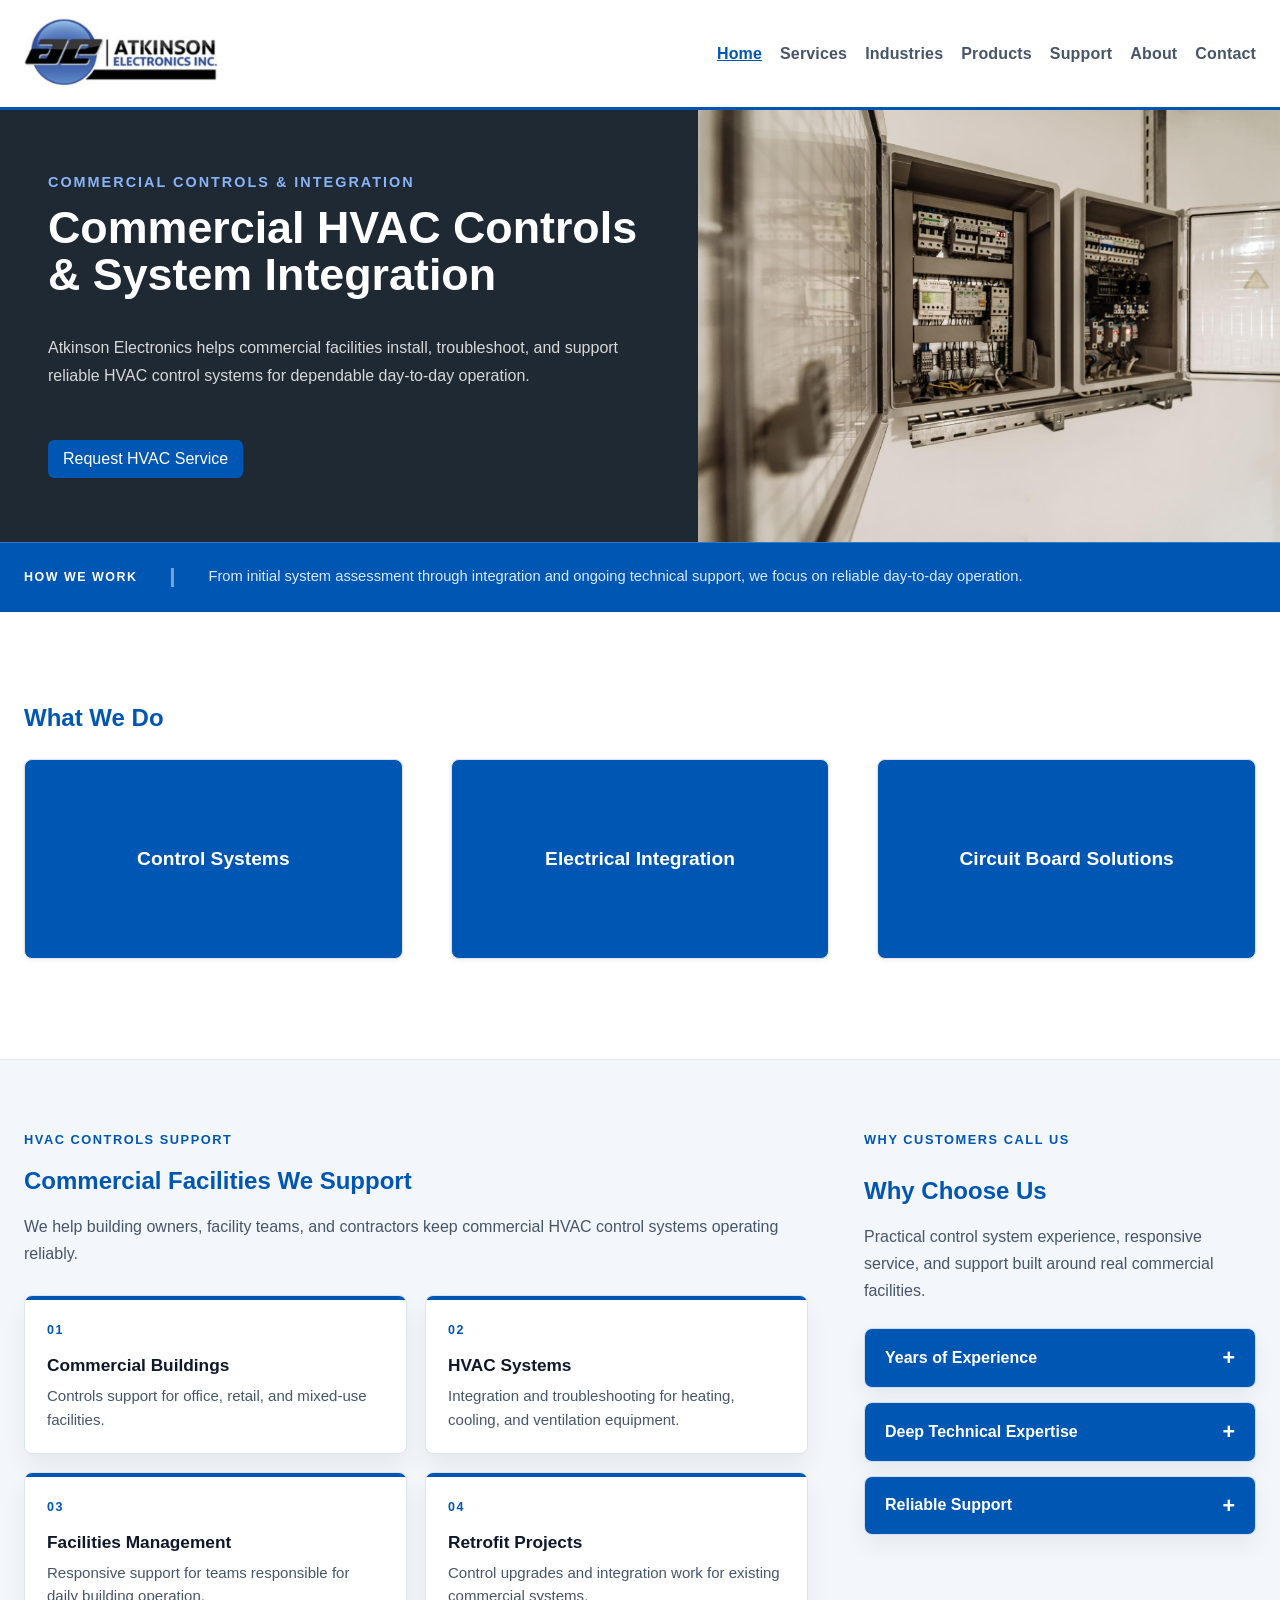
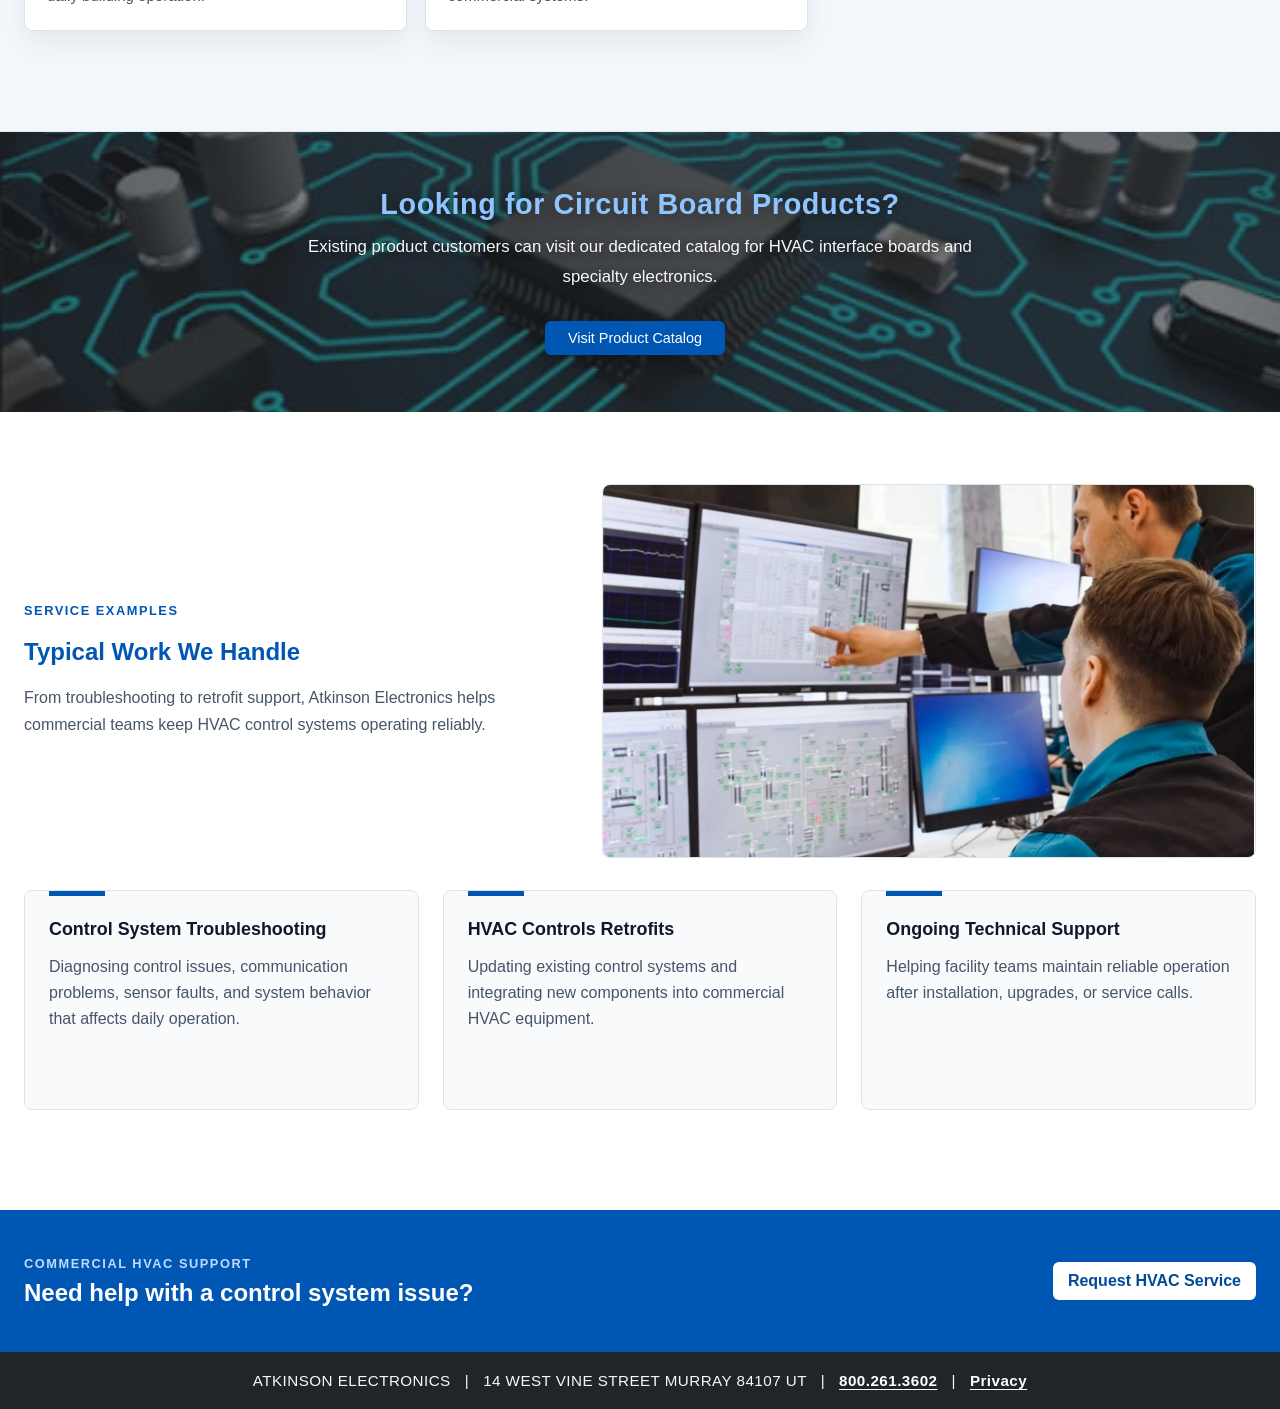
<file: index.html>
<!DOCTYPE html>
<html lang="en">
<head>
  <meta charset="UTF-8" />
  <meta name="viewport" content="width=device-width, initial-scale=1.0"/>
  <meta name="description" content="Commercial HVAC controls, system integration, troubleshooting, retrofits, and technical support from Atkinson Electronics in Murray, Utah.">
  <title>Commercial HVAC Controls | Atkinson Electronics</title>
  <link rel="icon" type="image/png" href="images/favicon.png">
  <link rel="stylesheet" href="styles.css">
</head>
<body class="home-page">
  <a class="skip-link" href="#main-content">Skip to main content</a>
  <div class="container">
    <header class="topbar">
      <div class="brand-row">
        <a href="index.html"><img src="images/logo.png" alt="Atkinson Electronics Logo" class="logo" width="510" height="182" decoding="async"></a>
      </div>
      <button class="nav-toggle" type="button" aria-expanded="false" aria-controls="site-nav">
        Menu
      </button>
      <nav class="nav" id="site-nav" aria-label="Primary navigation">
        <a href="index.html" class="nav-item" aria-current="page">Home</a>
        <a href="services.html" class="nav-item">Services</a>
        <a href="industries.html" class="nav-item">Industries</a>
        <a href="https://atkinsonelectronics.com/" class="nav-item">Products</a>
        <a href="support.html" class="nav-item">Support</a>
        <a href="about.html" class="nav-item">About</a>
        <a href="contact.html" class="nav-item">Contact</a>
      </nav>
    </header>

    <main id="main-content">
    <section class="section hero-section">
      <div class="hero-copy">
        <div class="eyebrow">Commercial Controls &amp; Integration</div>
        <h1>Commercial HVAC Controls &amp; System Integration</h1>
        <p>Atkinson Electronics helps commercial facilities install, troubleshoot, and support reliable HVAC control systems for dependable day-to-day operation.</p>
        <div class="hero-actions">
          <a href="contact.html" class="btn">Request HVAC Service</a>
        </div>
      </div>
      <div class="hero-image">
        <img src="images/controlBox.jpeg" alt="Commercial HVAC control panel" width="2048" height="1365" decoding="async" fetchpriority="high">
      </div>
    </section>

    <section class="industrial-strip" aria-label="How we work">
      <div class="industrial-strip-inner">
        <strong class="industrial-strip-label">How We Work</strong>
        <p>From initial system assessment through integration and ongoing technical support, we focus on reliable day-to-day operation.</p>
      </div>
    </section>

    <section class="section what-we-do-section page-band-white">
      <h2>What We Do</h2>
      <div class="grid grid-3">
        <div class="flip-card" tabindex="0">
          <div class="flip-card-inner">
            <div class="flip-card-face flip-card-front">
              <h3>Control Systems</h3>
            </div>
            <div class="flip-card-face flip-card-back">
              <p>Commercial HVAC control solutions, including system setup, troubleshooting, and ongoing support for reliable daily operation.</p>
            </div>
          </div>
        </div>
        <div class="flip-card" tabindex="0">
          <div class="flip-card-inner">
            <div class="flip-card-face flip-card-front">
              <h3>Electrical Integration</h3>
            </div>
            <div class="flip-card-face flip-card-back">
              <p>Integration of sensors, controllers, actuators, and related electrical components with new or existing commercial HVAC equipment.</p>
            </div>
          </div>
        </div>
        <div class="flip-card" tabindex="0">
          <div class="flip-card-inner">
            <div class="flip-card-face flip-card-front">
              <h3>Circuit Board Solutions</h3>
            </div>
            <div class="flip-card-face flip-card-back">
              <p>Design and manufacturing of specialty circuit boards, including HVAC interface products for replacement and control applications.</p>
            </div>
          </div>
        </div>
      </div>
    </section>

    <section class="grid grid-2 home-info-grid page-band-soft">
      <div class="section support-section">
        <p class="section-kicker">HVAC controls support</p>
        <h2>Commercial Facilities We Support</h2>
        <p class="section-intro">We help building owners, facility teams, and contractors keep commercial HVAC control systems operating reliably.</p>
        <div class="grid support-grid">
          <div class="support-card">
            <span class="support-label">01</span>
            <h3>Commercial Buildings</h3>
            <p>Controls support for office, retail, and mixed-use facilities.</p>
          </div>
          <div class="support-card">
            <span class="support-label">02</span>
            <h3>HVAC Systems</h3>
            <p>Integration and troubleshooting for heating, cooling, and ventilation equipment.</p>
          </div>
          <div class="support-card">
            <span class="support-label">03</span>
            <h3>Facilities Management</h3>
            <p>Responsive support for teams responsible for daily building operation.</p>
          </div>
          <div class="support-card">
            <span class="support-label">04</span>
            <h3>Retrofit Projects</h3>
            <p>Control upgrades and integration work for existing commercial systems.</p>
          </div>
        </div>
      </div>
      <div class="section why-choose-section">
        <p class="section-kicker">Why customers call us</p>
        <h2>Why Choose Us</h2>
        <p class="section-intro">Practical control system experience, responsive service, and support built around real commercial facilities.</p>
        <div class="accordion">
          <details class="accordion-item">
            <summary>Years of Experience</summary>
            <p>Hands-on experience across commercial controls, HVAC systems, electrical integration, and specialty electronics.</p>
          </details>
          <details class="accordion-item">
            <summary>Deep Technical Expertise</summary>
            <p>Practical knowledge for designing, troubleshooting, and integrating control systems built for reliable daily operation.</p>
          </details>
          <details class="accordion-item">
            <summary>Reliable Support</summary>
            <p>Responsive service and ongoing technical support to help keep your systems running smoothly after installation.</p>
          </details>
        </div>
      </div>
    </section>

    <section class="section section-bg-circuit-board">
      <h2>Looking for Circuit Board Products?</h2>
      <p>Existing product customers can visit our dedicated catalog for HVAC interface boards and specialty electronics.</p>
      <a href="https://atkinsonelectronics.com/" class="btn">Visit Product Catalog</a>
    </section>

    <section class="section work-section">
      <div class="work-intro">
        <div class="work-intro-copy">
          <p class="section-kicker">Service examples</p>
          <h2>Typical Work We Handle</h2>
          <p class="section-intro">From troubleshooting to retrofit support, Atkinson Electronics helps commercial teams keep HVAC control systems operating reliably.</p>
        </div>
        <figure class="work-image">
          <!-- Replace this temporary image with a real Atkinson Electronics project photo. -->
          <img src="images/EmployeeWorking.jpeg" alt="Employee working on a screen with a control system interface" width="1400" height="800" loading="lazy" decoding="async" />
        </figure>
      </div>
      <div class="grid grid-3 work-grid">
        <div class="work-card">
          <h3>Control System Troubleshooting</h3>
          <p>Diagnosing control issues, communication problems, sensor faults, and system behavior that affects daily operation.</p>
        </div>
        <div class="work-card">
          <h3>HVAC Controls Retrofits</h3>
          <p>Updating existing control systems and integrating new components into commercial HVAC equipment.</p>
        </div>
        <div class="work-card">
          <h3>Ongoing Technical Support</h3>
          <p>Helping facility teams maintain reliable operation after installation, upgrades, or service calls.</p>
        </div>
      </div>
    </section>

    <section class="service-cta">
      <div class="service-cta-inner band-inner">
        <div>
          <p class="section-kicker">Commercial HVAC support</p>
          <h2>Need help with a control system issue?</h2>
        </div>
        <a href="contact.html" class="btn btn-light">Request HVAC Service</a>
      </div>
    </section>
    </main>

    <footer class="site-footer">
      <p class="footer-text">ATKINSON ELECTRONICS &nbsp; | &nbsp; 14 WEST VINE STREET MURRAY 84107 UT &nbsp; | &nbsp; <a href="tel:+18002613602">800.261.3602</a> &nbsp; | &nbsp; <a href="privacy.html">Privacy</a></p>
    </footer>
  </div>
  <script src="script.js"></script>
</body>
</html>
</file>
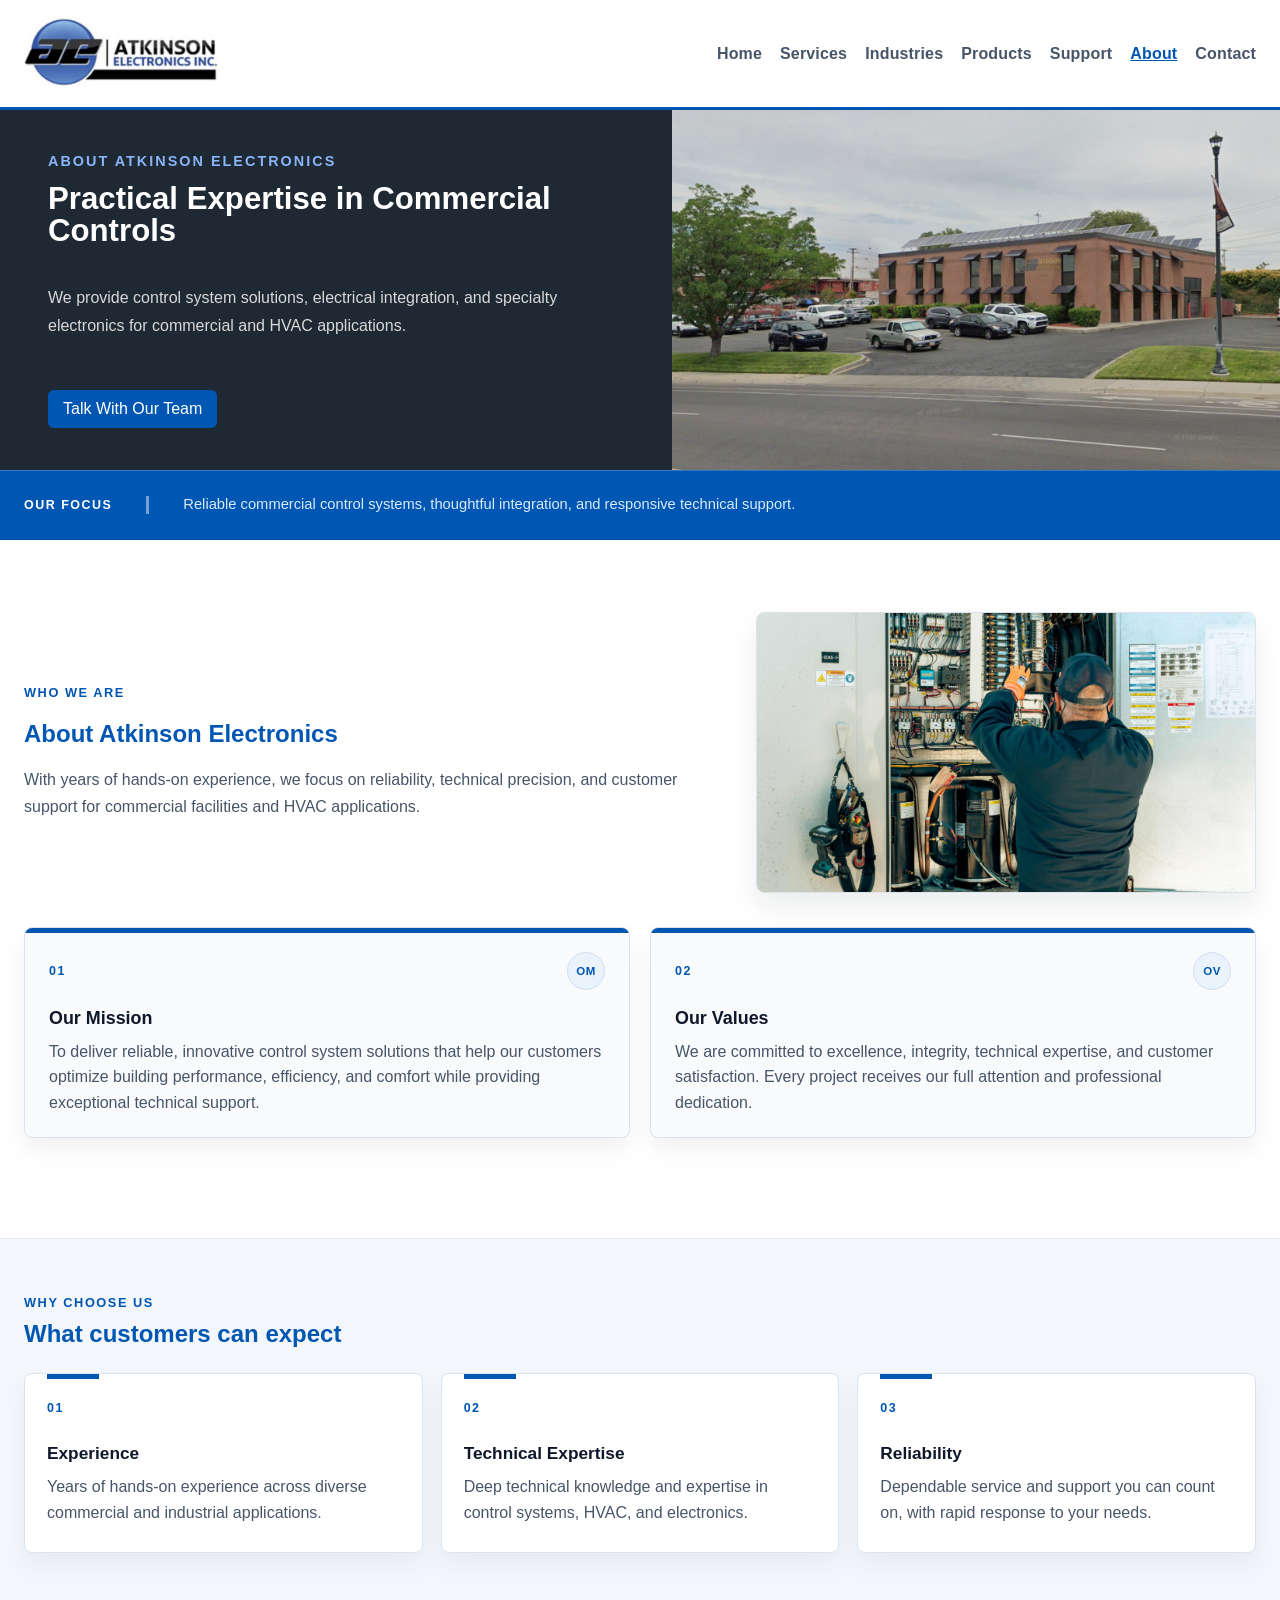
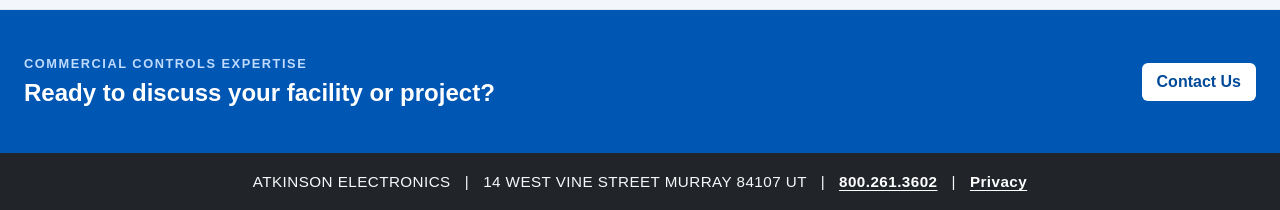
<file: about.html>
<!DOCTYPE html>
<html lang="en">
<head>
  <meta charset="UTF-8" />
  <meta name="viewport" content="width=device-width, initial-scale=1.0"/>
  <meta name="description" content="Learn about Atkinson Electronics and our practical experience in commercial HVAC controls, electrical integration, and specialty electronics.">
  <title>About Atkinson Electronics | Commercial Controls</title>
  <link rel="icon" type="image/png" href="images/favicon.png">
  <link rel="stylesheet" href="styles.css">
</head>
<body class="interior-page about-page">
  <a class="skip-link" href="#main-content">Skip to main content</a>
  <div class="container">
    <header class="topbar">
      <div class="brand-row">
        <a href="index.html"><img src="images/logo.png" alt="Atkinson Electronics Logo" class="logo" width="510" height="182" decoding="async"></a>
      </div>
      <button class="nav-toggle" type="button" aria-expanded="false" aria-controls="site-nav">
        Menu
      </button>
      <nav class="nav" id="site-nav" aria-label="Primary navigation">
        <a href="index.html" class="nav-item">Home</a>
        <a href="services.html" class="nav-item">Services</a>
        <a href="industries.html" class="nav-item">Industries</a>
        <a href="https://atkinsonelectronics.com/" class="nav-item">Products</a>
        <a href="support.html" class="nav-item">Support</a>
        <a href="about.html" class="nav-item" aria-current="page">About</a>
        <a href="contact.html" class="nav-item">Contact</a>
      </nav>
    </header>

    <main id="main-content">
    <section class="section hero-section interior-hero">
      <div class="hero-copy">
        <div class="eyebrow">About Atkinson Electronics</div>
        <h1>Practical Expertise in Commercial Controls</h1>
        <p>We provide control system solutions, electrical integration, and specialty electronics for commercial and HVAC applications.</p>
        <div class="hero-actions">
          <a href="contact.html" class="btn">Talk With Our Team</a>
        </div>
      </div>
      <div class="hero-image">
        <img src="images/atkinson-building.png" alt="Atkinson Electronics building in Murray, Utah" width="1930" height="890" decoding="async" fetchpriority="high">
      </div>
    </section>

    <section class="industrial-strip" aria-label="Company experience">
      <div class="industrial-strip-inner">
        <strong class="industrial-strip-label">Our Focus</strong>
        <p>Reliable commercial control systems, thoughtful integration, and responsive technical support.</p>
      </div>
    </section>

    <section class="section services-section page-band-white">
      <div class="services-overview">
        <div class="services-overview-copy">
          <p class="section-kicker">Who we are</p>
          <h2>About Atkinson Electronics</h2>
          <p class="section-intro">With years of hands-on experience, we focus on reliability, technical precision, and customer support for commercial facilities and HVAC applications.</p>
        </div>
        <figure class="services-overview-media">
          <img src="images/tech-panel.jpg" alt="Technician working with commercial control panel equipment" width="2560" height="1707" loading="lazy" decoding="async">
        </figure>
      </div>

      <div class="grid service-card-grid">
        <div class="service-card">
          <div class="service-card-header"><span class="service-label">01</span><span class="service-icon" aria-hidden="true">OM</span></div>
          <h3>Our Mission</h3>
          <p>To deliver reliable, innovative control system solutions that help our customers optimize building performance, efficiency, and comfort while providing exceptional technical support.</p>
        </div>
        <div class="service-card">
          <div class="service-card-header"><span class="service-label">02</span><span class="service-icon" aria-hidden="true">OV</span></div>
          <h3>Our Values</h3>
          <p>We are committed to excellence, integrity, technical expertise, and customer satisfaction. Every project receives our full attention and professional dedication.</p>
        </div>
      </div>
    </section>

    <section class="service-process page-band-soft" aria-labelledby="about-values-title">
      <div class="band-inner">
        <div class="service-process-header">
          <p class="section-kicker">Why choose us</p>
          <h2 id="about-values-title">What customers can expect</h2>
        </div>
        <div class="service-process-steps">
          <div class="process-step">
            <span class="process-step-number">01</span>
            <h3>Experience</h3>
          <p>Years of hands-on experience across diverse commercial and industrial applications.</p>
          </div>
          <div class="process-step">
            <span class="process-step-number">02</span>
            <h3>Technical Expertise</h3>
          <p>Deep technical knowledge and expertise in control systems, HVAC, and electronics.</p>
          </div>
          <div class="process-step">
            <span class="process-step-number">03</span>
            <h3>Reliability</h3>
          <p>Dependable service and support you can count on, with rapid response to your needs.</p>
          </div>
        </div>
      </div>
    </section>

    <section class="service-cta">
      <div class="service-cta-inner band-inner">
        <div><p class="section-kicker">Commercial controls expertise</p><h2>Ready to discuss your facility or project?</h2></div>
        <a href="contact.html" class="btn btn-light">Contact Us</a>
      </div>
    </section>
    </main>

    <footer class="site-footer">
      <p class="footer-text">ATKINSON ELECTRONICS &nbsp; | &nbsp; 14 WEST VINE STREET MURRAY 84107 UT &nbsp; | &nbsp; <a href="tel:+18002613602">800.261.3602</a> &nbsp; | &nbsp; <a href="privacy.html">Privacy</a></p>
    </footer>
  </div>
  <script src="script.js"></script>
</body>
</html>
</file>
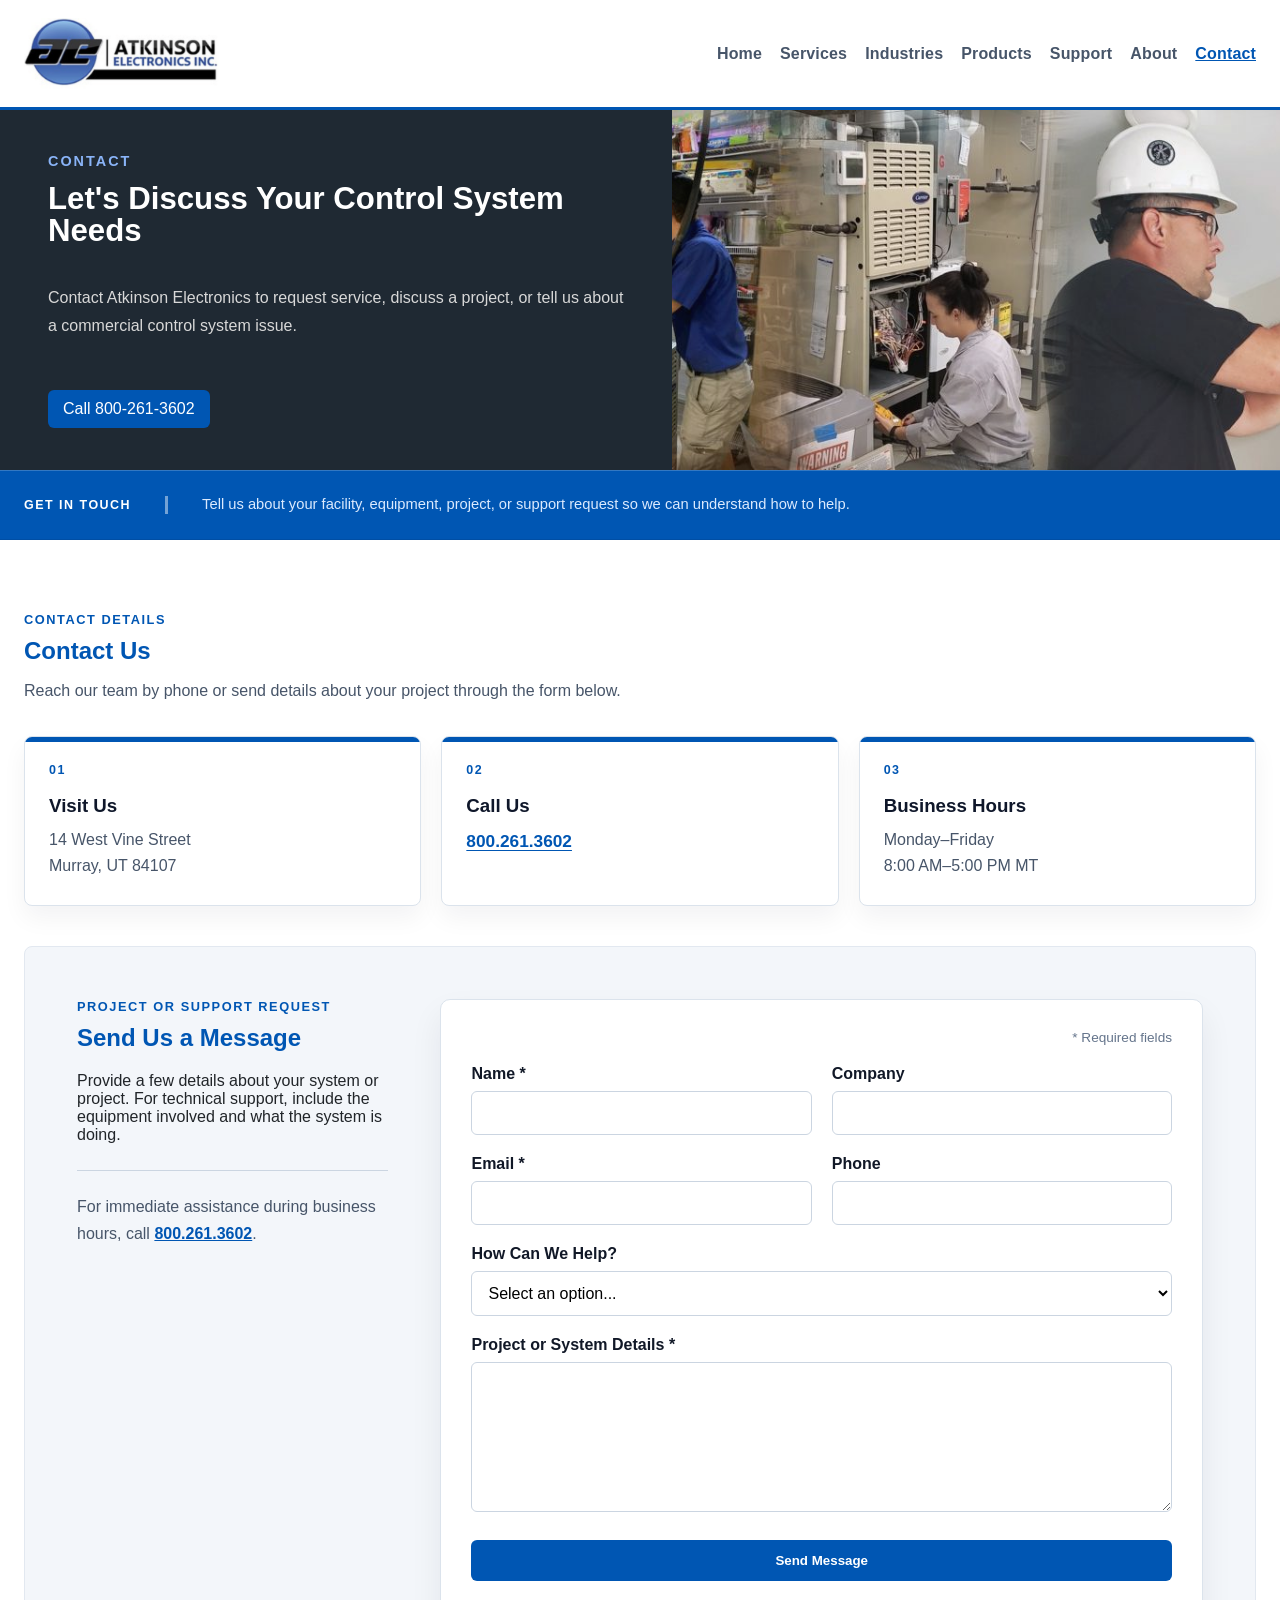
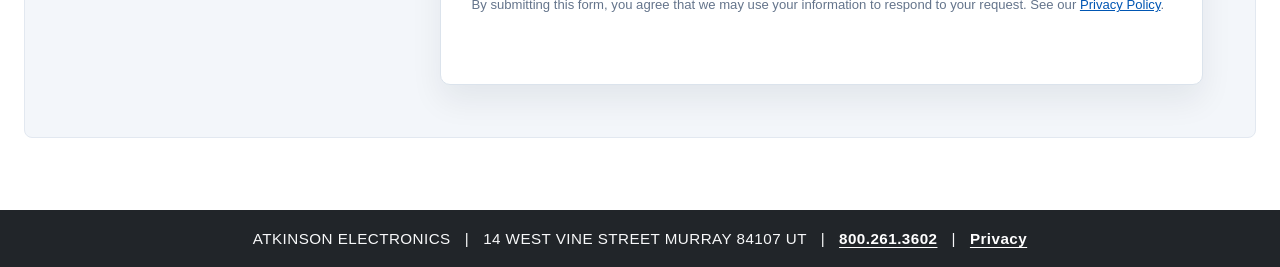
<file: contact.html>
<!DOCTYPE html>
<html lang="en">
<head>
  <meta charset="UTF-8" />
  <meta name="viewport" content="width=device-width, initial-scale=1.0"/>
  <meta name="description" content="Contact Atkinson Electronics in Murray, Utah, to discuss commercial HVAC controls, request technical support, or tell us about your project.">
  <title>Contact Atkinson Electronics | Request Service</title>
  <link rel="icon" type="image/png" href="images/favicon.png">
  <link rel="stylesheet" href="styles.css">
</head>
<body class="interior-page contact-page">
  <a class="skip-link" href="#main-content">Skip to main content</a>
  <div class="container">
    <header class="topbar">
      <div class="brand-row">
        <a href="index.html"><img src="images/logo.png" alt="Atkinson Electronics Logo" class="logo" width="510" height="182" decoding="async"></a>
      </div>
      <button class="nav-toggle" type="button" aria-expanded="false" aria-controls="site-nav">
        Menu
      </button>
      <nav class="nav" id="site-nav" aria-label="Primary navigation">
        <a href="index.html" class="nav-item">Home</a>
        <a href="services.html" class="nav-item">Services</a>
        <a href="industries.html" class="nav-item">Industries</a>
        <a href="https://atkinsonelectronics.com/" class="nav-item">Products</a>
        <a href="support.html" class="nav-item">Support</a>
        <a href="about.html" class="nav-item">About</a>
        <a href="contact.html" class="nav-item" aria-current="page">Contact</a>
      </nav>
    </header>

    <main id="main-content">
    <section class="section hero-section interior-hero">
      <div class="hero-copy">
        <div class="eyebrow">Contact</div>
        <h1>Let's Discuss Your Control System Needs</h1>
        <p>Contact Atkinson Electronics to request service, discuss a project, or tell us about a commercial control system issue.</p>
        <div class="hero-actions">
          <a href="tel:+18002613602" class="btn">Call 800-261-3602</a>
        </div>
      </div>
      <div class="hero-image">
        <img src="images/contact-hero.png" alt="Atkinson Electronics employee working with a control system" width="1024" height="384" decoding="async" fetchpriority="high">
      </div>
    </section>

    <section class="industrial-strip" aria-label="Contact Atkinson Electronics">
      <div class="industrial-strip-inner">
        <strong class="industrial-strip-label">Get in Touch</strong>
        <p>Tell us about your facility, equipment, project, or support request so we can understand how to help.</p>
      </div>
    </section>

    <section class="contact-section page-band-white">
      <div class="band-inner">
        <div class="contact-heading">
          <p class="section-kicker">Contact details</p>
          <h2>Contact Us</h2>
          <p>Reach our team by phone or send details about your project through the form below.</p>
        </div>
        <div class="contact-info">
          <div class="contact-info-item">
            <span class="service-label">01</span>
            <h3>Visit Us</h3>
            <p>14 West Vine Street<br>Murray, UT 84107</p>
          </div>
          <div class="contact-info-item">
            <span class="service-label">02</span>
            <h3>Call Us</h3>
            <p><a class="contact-info-link" href="tel:+18002613602">800.261.3602</a></p>
          </div>
          <div class="contact-info-item">
            <span class="service-label">03</span>
            <h3>Business Hours</h3>
            <p>Monday–Friday<br>8:00 AM–5:00 PM MT</p>
          </div>
        </div>

        <div class="contact-form-layout page-band-soft">
          <div class="contact-form-intro">
            <p class="section-kicker">Project or support request</p>
            <h2>Send Us a Message</h2>
            <p>Provide a few details about your system or project. For technical support, include the equipment involved and what the system is doing.</p>
            <p class="contact-response-note">For immediate assistance during business hours, call <a href="tel:+18002613602">800.261.3602</a>.</p>
          </div>
          <form class="form-container contact-form" method="POST" action="https://formspree.io/f/xljrbddj">
            <p class="form-required-note"><span aria-hidden="true">*</span> Required fields</p>
            <div class="form-grid">
              <div class="form-group">
                <label for="name">Name <span aria-hidden="true">*</span></label>
                <input type="text" id="name" name="name" autocomplete="name" required>
              </div>

              <div class="form-group">
                <label for="company">Company</label>
                <input type="text" id="company" name="company" autocomplete="organization">
              </div>

              <div class="form-group">
                <label for="email">Email <span aria-hidden="true">*</span></label>
                <input type="email" id="email" name="email" autocomplete="email" required>
              </div>

              <div class="form-group">
                <label for="phone">Phone</label>
                <input type="tel" id="phone" name="phone" autocomplete="tel">
              </div>

              <div class="form-group form-group-full">
                <label for="project-type">How Can We Help?</label>
                <select id="project-type" name="project-type">
                  <option value="">Select an option...</option>
                  <option value="new-installation">New Installation</option>
                  <option value="upgrade">System Upgrade</option>
                  <option value="maintenance">Maintenance &amp; Support</option>
                  <option value="troubleshooting">Troubleshooting</option>
                  <option value="other">Other</option>
                </select>
              </div>

              <div class="form-group form-group-full">
                <label for="message">Project or System Details <span aria-hidden="true">*</span></label>
                <textarea id="message" name="message" required></textarea>
              </div>
            </div>

            <button type="submit" class="btn form-submit">Send Message</button>
            <p class="form-privacy-note">By submitting this form, you agree that we may use your information to respond to your request. See our <a href="privacy.html">Privacy Policy</a>.</p>
            <p class="form-status" role="status" aria-live="polite"></p>
          </form>
        </div>
      </div>
    </section>
    </main>

    <footer class="site-footer">
      <p class="footer-text">ATKINSON ELECTRONICS &nbsp; | &nbsp; 14 WEST VINE STREET MURRAY 84107 UT &nbsp; | &nbsp; <a href="tel:+18002613602">800.261.3602</a> &nbsp; | &nbsp; <a href="privacy.html">Privacy</a></p>
    </footer>
  </div>
  <script src="script.js"></script>
</body>
</html>
</file>
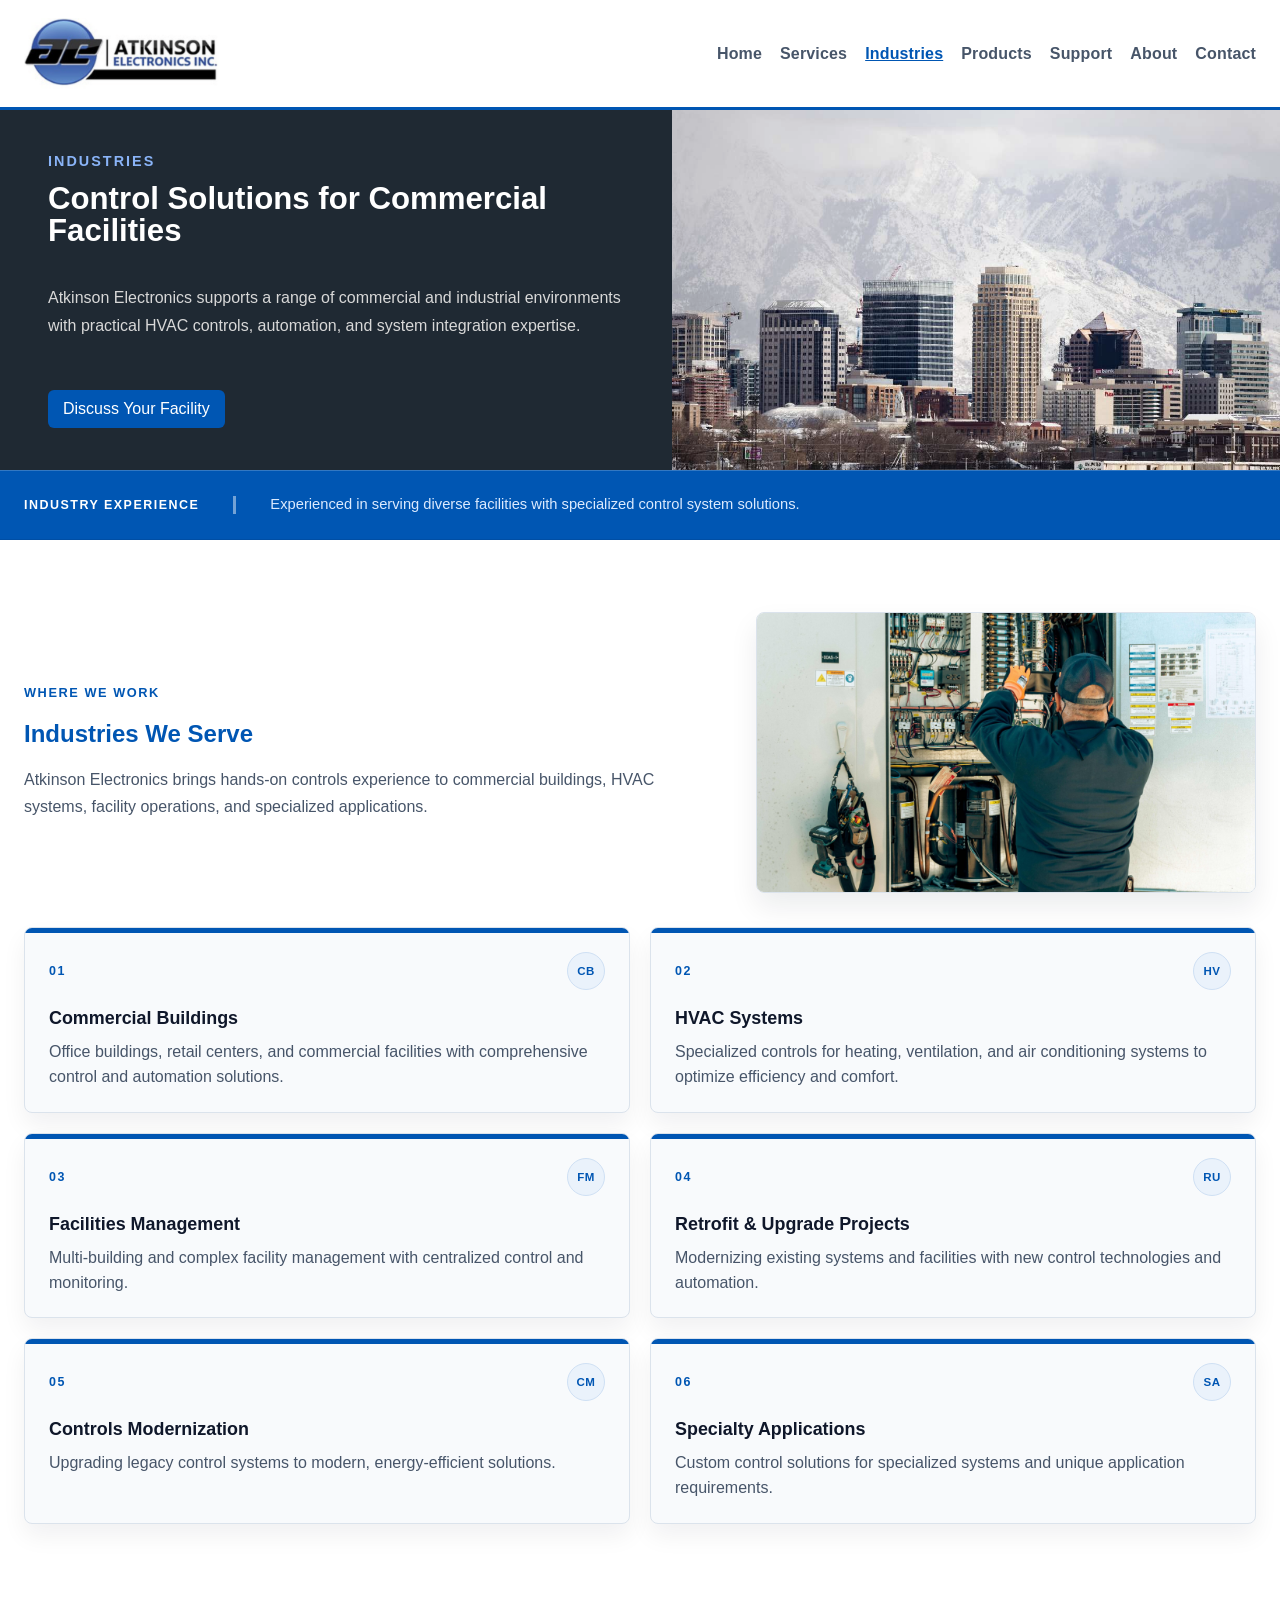
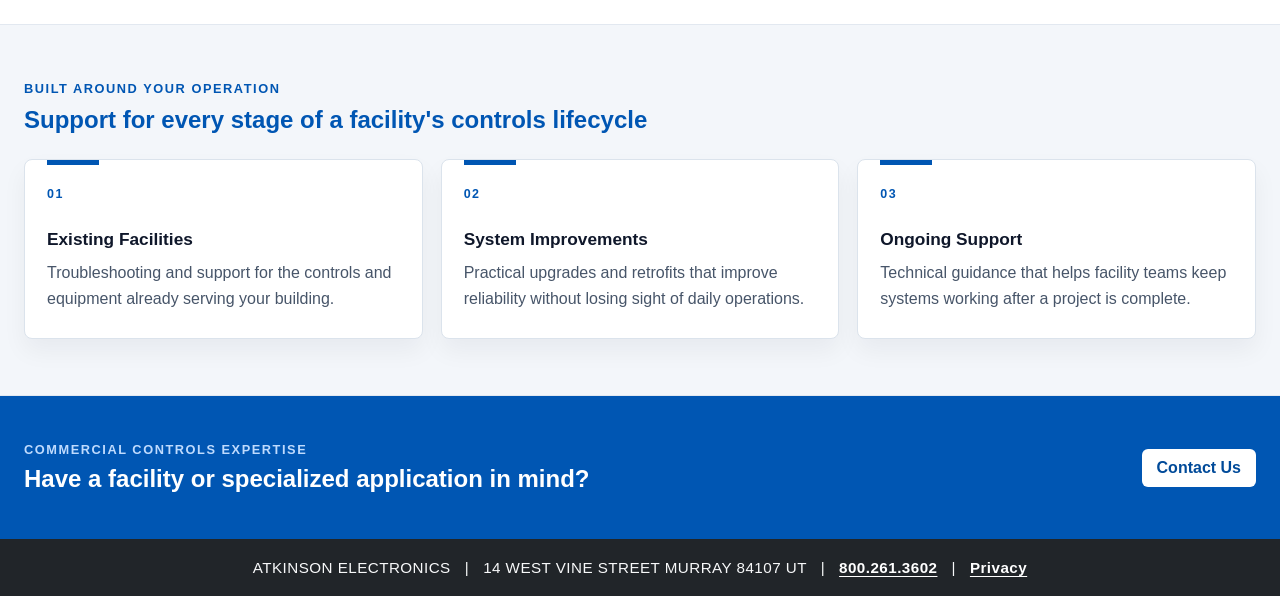
<file: industries.html>
<!DOCTYPE html>
<html lang="en">
<head>
  <meta charset="UTF-8" />
  <meta name="viewport" content="width=device-width, initial-scale=1.0"/>
  <meta name="description" content="Control system solutions for commercial buildings, HVAC systems, facility management, retrofits, modernization, and specialty applications.">
  <title>Industries We Serve | Atkinson Electronics</title>
  <link rel="icon" type="image/png" href="images/favicon.png">
  <link rel="stylesheet" href="styles.css">
</head>
<body class="interior-page industries-page">
  <a class="skip-link" href="#main-content">Skip to main content</a>
  <div class="container">
    <header class="topbar">
      <div class="brand-row">
        <a href="index.html"><img src="images/logo.png" alt="Atkinson Electronics Logo" class="logo" width="510" height="182" decoding="async"></a>
      </div>
      <button class="nav-toggle" type="button" aria-expanded="false" aria-controls="site-nav">
        Menu
      </button>
      <nav class="nav" id="site-nav" aria-label="Primary navigation">
        <a href="index.html" class="nav-item">Home</a>
        <a href="services.html" class="nav-item">Services</a>
        <a href="industries.html" class="nav-item" aria-current="page">Industries</a>
        <a href="https://atkinsonelectronics.com/" class="nav-item">Products</a>
        <a href="support.html" class="nav-item">Support</a>
        <a href="about.html" class="nav-item">About</a>
        <a href="contact.html" class="nav-item">Contact</a>
      </nav>
    </header>

    <main id="main-content">
    <section class="section hero-section interior-hero">
      <div class="hero-copy">
        <div class="eyebrow">Industries</div>
        <h1>Control Solutions for Commercial Facilities</h1>
        <p>Atkinson Electronics supports a range of commercial and industrial environments with practical HVAC controls, automation, and system integration expertise.</p>
        <div class="hero-actions">
          <a href="contact.html" class="btn">Discuss Your Facility</a>
        </div>
      </div>
      <div class="hero-image">
        <img src="images/slc.jpg" alt="Salt Lake City skyline and commercial buildings" width="1228" height="690" decoding="async" fetchpriority="high">
      </div>
    </section>

    <section class="industrial-strip" aria-label="Industry experience">
      <div class="industrial-strip-inner">
        <strong class="industrial-strip-label">Industry Experience</strong>
        <p>Experienced in serving diverse facilities with specialized control system solutions.</p>
      </div>
    </section>

    <section class="section services-section page-band-white">
      <div class="services-overview">
        <div class="services-overview-copy">
          <p class="section-kicker">Where we work</p>
          <h2>Industries We Serve</h2>
          <p class="section-intro">Atkinson Electronics brings hands-on controls experience to commercial buildings, HVAC systems, facility operations, and specialized applications.</p>
        </div>
        <figure class="services-overview-media">
          <img src="images/tech-panel.jpg" alt="Technician working on a commercial control panel" width="2560" height="1707" loading="lazy" decoding="async">
        </figure>
      </div>

      <div class="grid service-card-grid">
        <div class="service-card">
          <div class="service-card-header">
            <span class="service-label">01</span>
            <span class="service-icon" aria-hidden="true">CB</span>
          </div>
          <h3>Commercial Buildings</h3>
          <p>Office buildings, retail centers, and commercial facilities with comprehensive control and automation solutions.</p>
        </div>
        <div class="service-card">
          <div class="service-card-header">
            <span class="service-label">02</span>
            <span class="service-icon" aria-hidden="true">HV</span>
          </div>
          <h3>HVAC Systems</h3>
          <p>Specialized controls for heating, ventilation, and air conditioning systems to optimize efficiency and comfort.</p>
        </div>
        <div class="service-card">
          <div class="service-card-header">
            <span class="service-label">03</span>
            <span class="service-icon" aria-hidden="true">FM</span>
          </div>
          <h3>Facilities Management</h3>
          <p>Multi-building and complex facility management with centralized control and monitoring.</p>
        </div>
        <div class="service-card">
          <div class="service-card-header">
            <span class="service-label">04</span>
            <span class="service-icon" aria-hidden="true">RU</span>
          </div>
          <h3>Retrofit &amp; Upgrade Projects</h3>
          <p>Modernizing existing systems and facilities with new control technologies and automation.</p>
        </div>
        <div class="service-card">
          <div class="service-card-header">
            <span class="service-label">05</span>
            <span class="service-icon" aria-hidden="true">CM</span>
          </div>
          <h3>Controls Modernization</h3>
          <p>Upgrading legacy control systems to modern, energy-efficient solutions.</p>
        </div>
        <div class="service-card">
          <div class="service-card-header">
            <span class="service-label">06</span>
            <span class="service-icon" aria-hidden="true">SA</span>
          </div>
          <h3>Specialty Applications</h3>
          <p>Custom control solutions for specialized systems and unique application requirements.</p>
        </div>
      </div>
    </section>

    <section class="service-process page-band-soft" aria-labelledby="industry-approach-title">
      <div class="band-inner">
        <div class="service-process-header">
          <p class="section-kicker">Built around your operation</p>
          <h2 id="industry-approach-title">Support for every stage of a facility's controls lifecycle</h2>
        </div>
        <div class="service-process-steps">
          <div class="process-step">
            <span class="process-step-number">01</span>
            <h3>Existing Facilities</h3>
            <p>Troubleshooting and support for the controls and equipment already serving your building.</p>
          </div>
          <div class="process-step">
            <span class="process-step-number">02</span>
            <h3>System Improvements</h3>
            <p>Practical upgrades and retrofits that improve reliability without losing sight of daily operations.</p>
          </div>
          <div class="process-step">
            <span class="process-step-number">03</span>
            <h3>Ongoing Support</h3>
            <p>Technical guidance that helps facility teams keep systems working after a project is complete.</p>
          </div>
        </div>
      </div>
    </section>

    <section class="service-cta">
      <div class="service-cta-inner band-inner">
        <div>
          <p class="section-kicker">Commercial controls expertise</p>
          <h2>Have a facility or specialized application in mind?</h2>
        </div>
        <a href="contact.html" class="btn btn-light">Contact Us</a>
      </div>
    </section>
    </main>

    <footer class="site-footer">
      <p class="footer-text">ATKINSON ELECTRONICS &nbsp; | &nbsp; 14 WEST VINE STREET MURRAY 84107 UT &nbsp; | &nbsp; <a href="tel:+18002613602">800.261.3602</a> &nbsp; | &nbsp; <a href="privacy.html">Privacy</a></p>
    </footer>
  </div>
  <script src="script.js"></script>
</body>
</html>
</file>
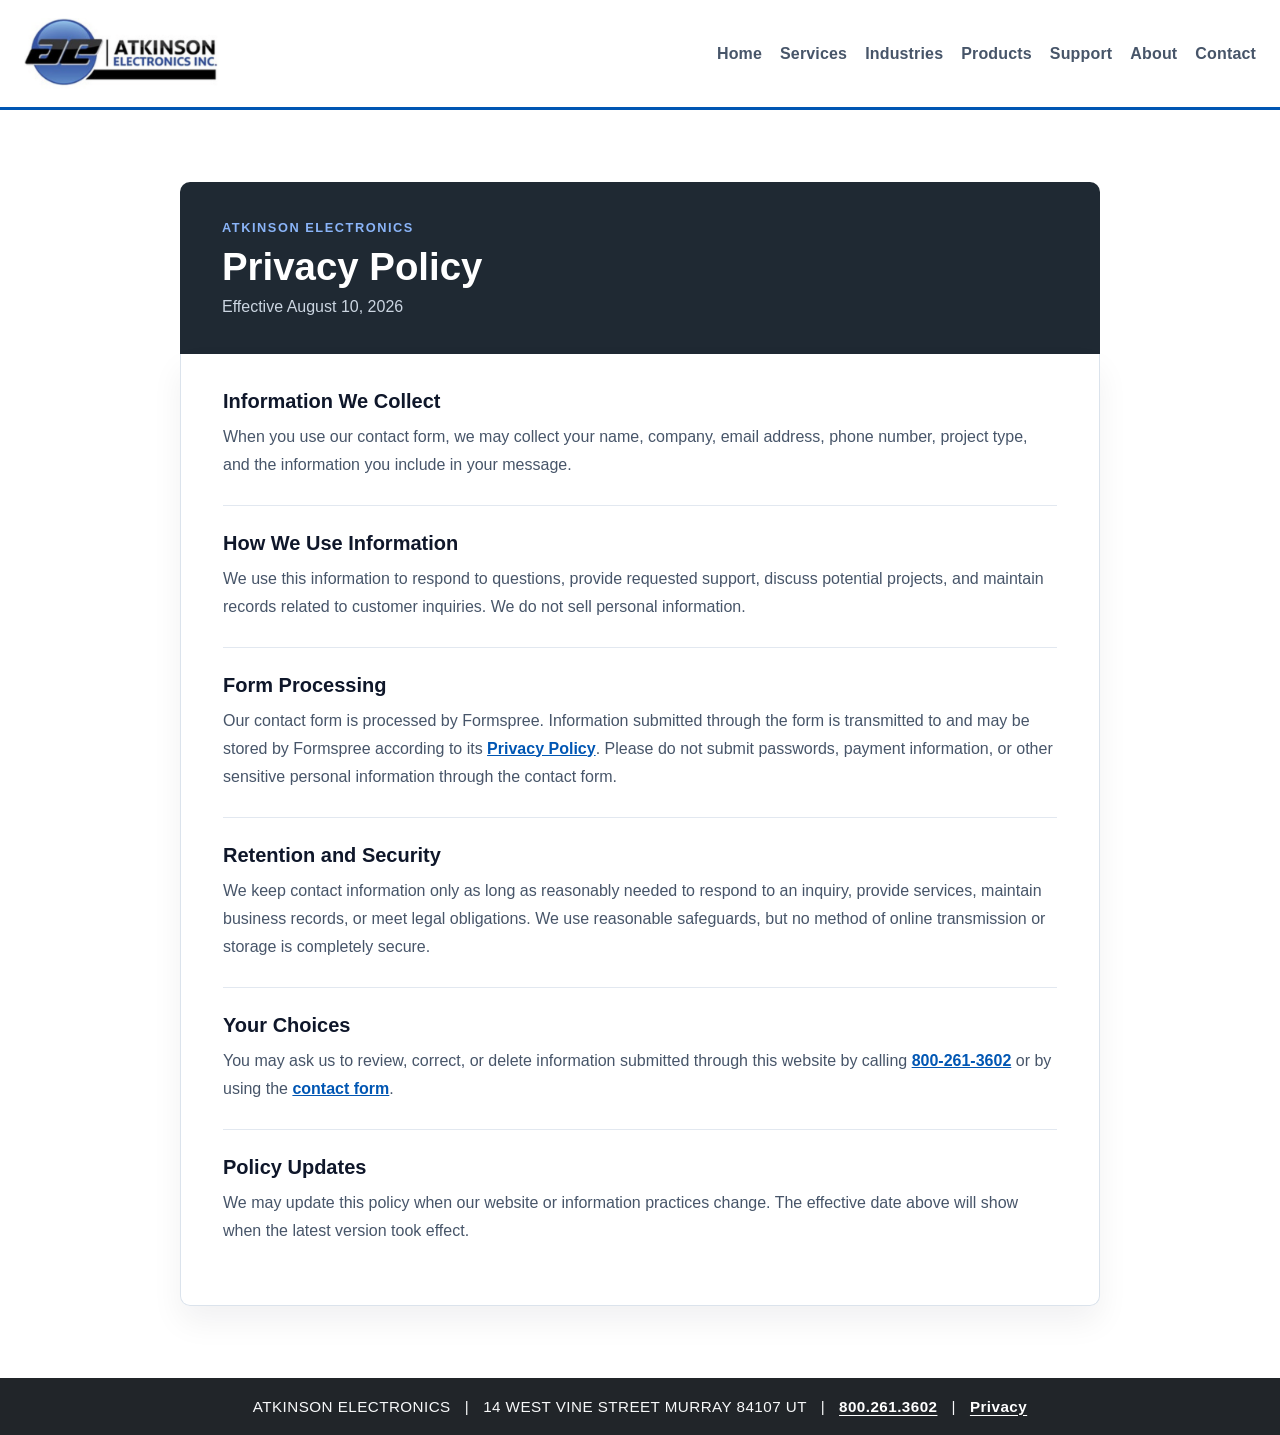
<file: privacy.html>
<!DOCTYPE html>
<html lang="en">
<head>
  <meta charset="UTF-8" />
  <meta name="viewport" content="width=device-width, initial-scale=1.0"/>
  <meta name="description" content="Learn how Atkinson Electronics collects, uses, and protects information submitted through this website.">
  <title>Privacy Policy | Atkinson Electronics</title>
  <link rel="icon" type="image/png" href="images/favicon.png">
  <link rel="stylesheet" href="styles.css">
</head>
<body class="interior-page privacy-page">
  <a class="skip-link" href="#main-content">Skip to main content</a>
  <div class="container">
    <header class="topbar">
      <div class="brand-row">
        <a href="index.html"><img src="images/logo.png" alt="Atkinson Electronics Logo" class="logo" width="510" height="182" decoding="async"></a>
      </div>
      <button class="nav-toggle" type="button" aria-expanded="false" aria-controls="site-nav">Menu</button>
      <nav class="nav" id="site-nav" aria-label="Primary navigation">
        <a href="index.html" class="nav-item">Home</a>
        <a href="services.html" class="nav-item">Services</a>
        <a href="industries.html" class="nav-item">Industries</a>
        <a href="https://atkinsonelectronics.com/" class="nav-item">Products</a>
        <a href="support.html" class="nav-item">Support</a>
        <a href="about.html" class="nav-item">About</a>
        <a href="contact.html" class="nav-item">Contact</a>
      </nav>
    </header>

    <main id="main-content">
      <section class="privacy-section page-band-white">
        <div class="band-inner privacy-inner">
          <div class="privacy-header">
            <p class="section-kicker">Atkinson Electronics</p>
            <h1>Privacy Policy</h1>
            <p class="privacy-updated">Effective August 10, 2026</p>
          </div>

          <div class="privacy-content">
            <section class="privacy-policy-section">
              <h2>Information We Collect</h2>
              <p>When you use our contact form, we may collect your name, company, email address, phone number, project type, and the information you include in your message.</p>
            </section>

            <section class="privacy-policy-section">
              <h2>How We Use Information</h2>
              <p>We use this information to respond to questions, provide requested support, discuss potential projects, and maintain records related to customer inquiries. We do not sell personal information.</p>
            </section>

            <section class="privacy-policy-section">
              <h2>Form Processing</h2>
              <p>Our contact form is processed by Formspree. Information submitted through the form is transmitted to and may be stored by Formspree according to its <a href="https://formspree.io/legal/privacy-policy/">Privacy Policy</a>. Please do not submit passwords, payment information, or other sensitive personal information through the contact form.</p>
            </section>

            <section class="privacy-policy-section">
              <h2>Retention and Security</h2>
              <p>We keep contact information only as long as reasonably needed to respond to an inquiry, provide services, maintain business records, or meet legal obligations. We use reasonable safeguards, but no method of online transmission or storage is completely secure.</p>
            </section>

            <section class="privacy-policy-section">
              <h2>Your Choices</h2>
              <p>You may ask us to review, correct, or delete information submitted through this website by calling <a href="tel:+18002613602">800-261-3602</a> or by using the <a href="contact.html">contact form</a>.</p>
            </section>

            <section class="privacy-policy-section">
              <h2>Policy Updates</h2>
              <p>We may update this policy when our website or information practices change. The effective date above will show when the latest version took effect.</p>
            </section>
          </div>
        </div>
      </section>
    </main>

    <footer class="site-footer">
      <p class="footer-text">ATKINSON ELECTRONICS &nbsp; | &nbsp; 14 WEST VINE STREET MURRAY 84107 UT &nbsp; | &nbsp; <a href="tel:+18002613602">800.261.3602</a> &nbsp; | &nbsp; <a href="privacy.html">Privacy</a></p>
    </footer>
  </div>
  <script src="script.js"></script>
</body>
</html>
</file>
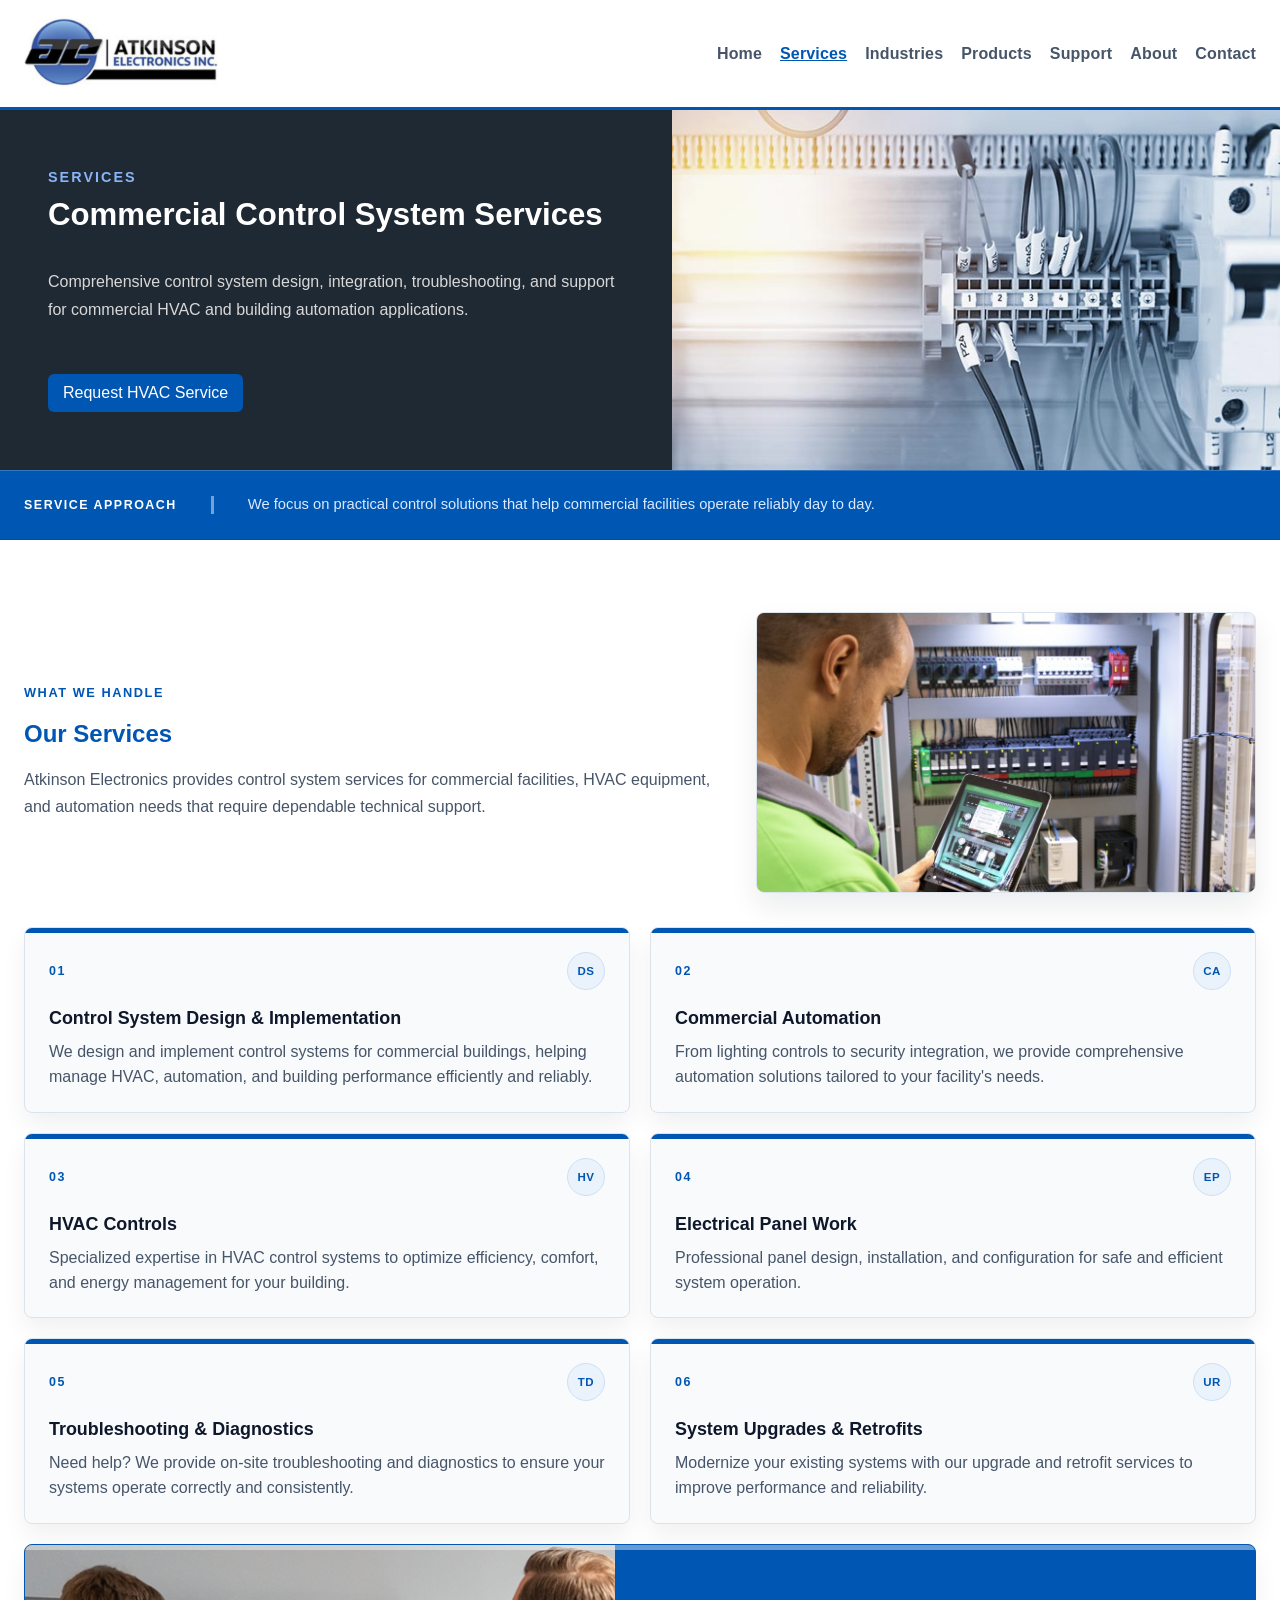
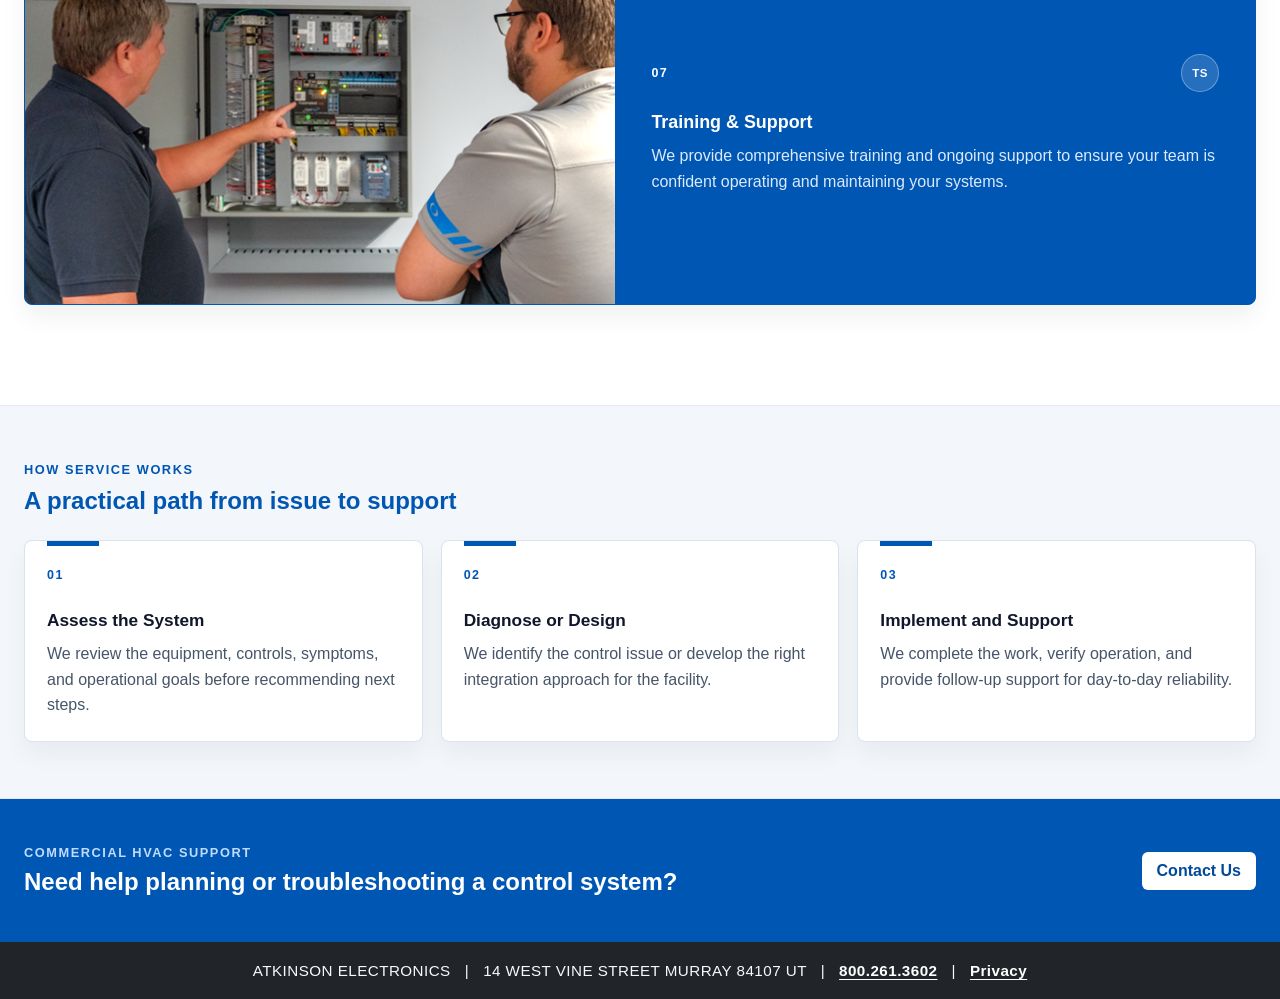
<file: services.html>
<!DOCTYPE html>
<html lang="en">
<head>
  <meta charset="UTF-8" />
  <meta name="viewport" content="width=device-width, initial-scale=1.0"/>
  <meta name="description" content="Explore commercial control system design, HVAC controls, automation, troubleshooting, retrofits, training, and technical support services.">
  <title>Commercial Control System Services | Atkinson Electronics</title>
  <link rel="icon" type="image/png" href="images/favicon.png">
  <link rel="stylesheet" href="styles.css">
</head>
<body class="interior-page services-page">
  <a class="skip-link" href="#main-content">Skip to main content</a>
  <div class="container">
    <header class="topbar">
      <div class="brand-row">
        <a href="index.html"><img src="images/logo.png" alt="Atkinson Electronics Logo" class="logo" width="510" height="182" decoding="async"></a>
      </div>
      <button class="nav-toggle" type="button" aria-expanded="false" aria-controls="site-nav">
        Menu
      </button>
      <nav class="nav" id="site-nav" aria-label="Primary navigation">
        <a href="index.html" class="nav-item">Home</a>
        <a href="services.html" class="nav-item" aria-current="page">Services</a>
        <a href="industries.html" class="nav-item">Industries</a>
        <a href="https://atkinsonelectronics.com/" class="nav-item">Products</a>
        <a href="support.html" class="nav-item">Support</a>
        <a href="about.html" class="nav-item">About</a>
        <a href="contact.html" class="nav-item">Contact</a>
      </nav>
    </header>

    <main id="main-content">
    <section class="section hero-section interior-hero">
      <div class="hero-copy">
        <div class="eyebrow">Services</div>
        <h1>Commercial Control System Services</h1>
        <p>Comprehensive control system design, integration, troubleshooting, and support for commercial HVAC and building automation applications.</p>
        <div class="hero-actions">
          <a href="contact.html" class="btn">Request HVAC Service</a>
        </div>
      </div>
      <div class="hero-image">
        <img src="images/services-building-controls.jpg" alt="Building automation dashboard for a commercial facility" width="700" height="400" decoding="async" fetchpriority="high">
      </div>
    </section>

    <section class="industrial-strip" aria-label="Service approach">
      <div class="industrial-strip-inner">
        <strong class="industrial-strip-label">Service Approach</strong>
        <p>We focus on practical control solutions that help commercial facilities operate reliably day to day.</p>
      </div>
    </section>

    <section class="section services-section page-band-white">
      <div class="services-overview">
        <div class="services-overview-copy">
          <p class="section-kicker">What we handle</p>
          <h2>Our Services</h2>
          <p class="section-intro">Atkinson Electronics provides control system services for commercial facilities, HVAC equipment, and automation needs that require dependable technical support.</p>
        </div>
        <figure class="services-overview-media">
          <img src="images/employee-working-panel.jpg" alt="Technician reviewing a commercial control system interface" width="1024" height="947" loading="lazy" decoding="async">
        </figure>
      </div>
      
      <div class="grid service-card-grid">
        <div class="service-card">
          <div class="service-card-header">
            <span class="service-label">01</span>
            <span class="service-icon" aria-hidden="true">DS</span>
          </div>
          <h3>Control System Design &amp; Implementation</h3>
          <p>We design and implement control systems for commercial buildings, helping manage HVAC, automation, and building performance efficiently and reliably.</p>
        </div>
        <div class="service-card">
          <div class="service-card-header">
            <span class="service-label">02</span>
            <span class="service-icon" aria-hidden="true">CA</span>
          </div>
          <h3>Commercial Automation</h3>
          <p>From lighting controls to security integration, we provide comprehensive automation solutions tailored to your facility's needs.</p>
        </div>
        <div class="service-card">
          <div class="service-card-header">
            <span class="service-label">03</span>
            <span class="service-icon" aria-hidden="true">HV</span>
          </div>
          <h3>HVAC Controls</h3>
          <p>Specialized expertise in HVAC control systems to optimize efficiency, comfort, and energy management for your building.</p>
        </div>
        <div class="service-card">
          <div class="service-card-header">
            <span class="service-label">04</span>
            <span class="service-icon" aria-hidden="true">EP</span>
          </div>
          <h3>Electrical Panel Work</h3>
          <p>Professional panel design, installation, and configuration for safe and efficient system operation.</p>
        </div>
        <div class="service-card">
          <div class="service-card-header">
            <span class="service-label">05</span>
            <span class="service-icon" aria-hidden="true">TD</span>
          </div>
          <h3>Troubleshooting &amp; Diagnostics</h3>
          <p>Need help? We provide on-site troubleshooting and diagnostics to ensure your systems operate correctly and consistently.</p>
        </div>
        <div class="service-card">
          <div class="service-card-header">
            <span class="service-label">06</span>
            <span class="service-icon" aria-hidden="true">UR</span>
          </div>
          <h3>System Upgrades &amp; Retrofits</h3>
          <p>Modernize your existing systems with our upgrade and retrofit services to improve performance and reliability.</p>
        </div>
        <div class="service-card service-card-featured">
          <figure class="service-featured-media">
            <img src="images/training-support.png" alt="Technician explaining a control panel during training" width="600" height="365" loading="lazy" decoding="async">
          </figure>
          <div class="service-featured-copy">
            <div class="service-card-header">
              <span class="service-label">07</span>
              <span class="service-icon" aria-hidden="true">TS</span>
            </div>
            <h3>Training &amp; Support</h3>
            <p>We provide comprehensive training and ongoing support to ensure your team is confident operating and maintaining your systems.</p>
          </div>
        </div>
      </div>
    </section>

    <section class="service-process page-band-soft" aria-labelledby="service-process-title">
      <div class="band-inner">
        <div class="service-process-header">
          <p class="section-kicker">How service works</p>
          <h2 id="service-process-title">A practical path from issue to support</h2>
        </div>
        <div class="service-process-steps">
          <div class="process-step">
            <span class="process-step-number">01</span>
            <h3>Assess the System</h3>
            <p>We review the equipment, controls, symptoms, and operational goals before recommending next steps.</p>
          </div>
          <div class="process-step">
            <span class="process-step-number">02</span>
            <h3>Diagnose or Design</h3>
            <p>We identify the control issue or develop the right integration approach for the facility.</p>
          </div>
          <div class="process-step">
            <span class="process-step-number">03</span>
            <h3>Implement and Support</h3>
            <p>We complete the work, verify operation, and provide follow-up support for day-to-day reliability.</p>
          </div>
        </div>
      </div>
    </section>

    <section class="service-cta">
      <div class="service-cta-inner band-inner">
        <div>
          <p class="section-kicker">Commercial HVAC support</p>
          <h2>Need help planning or troubleshooting a control system?</h2>
        </div>
        <a href="contact.html" class="btn btn-light">Contact Us</a>
      </div>
    </section>
    </main>

    <footer class="site-footer">
      <p class="footer-text">ATKINSON ELECTRONICS &nbsp; | &nbsp; 14 WEST VINE STREET MURRAY 84107 UT &nbsp; | &nbsp; <a href="tel:+18002613602">800.261.3602</a> &nbsp; | &nbsp; <a href="privacy.html">Privacy</a></p>
    </footer>
  </div>
  <script src="script.js"></script>
</body>
</html>
</file>
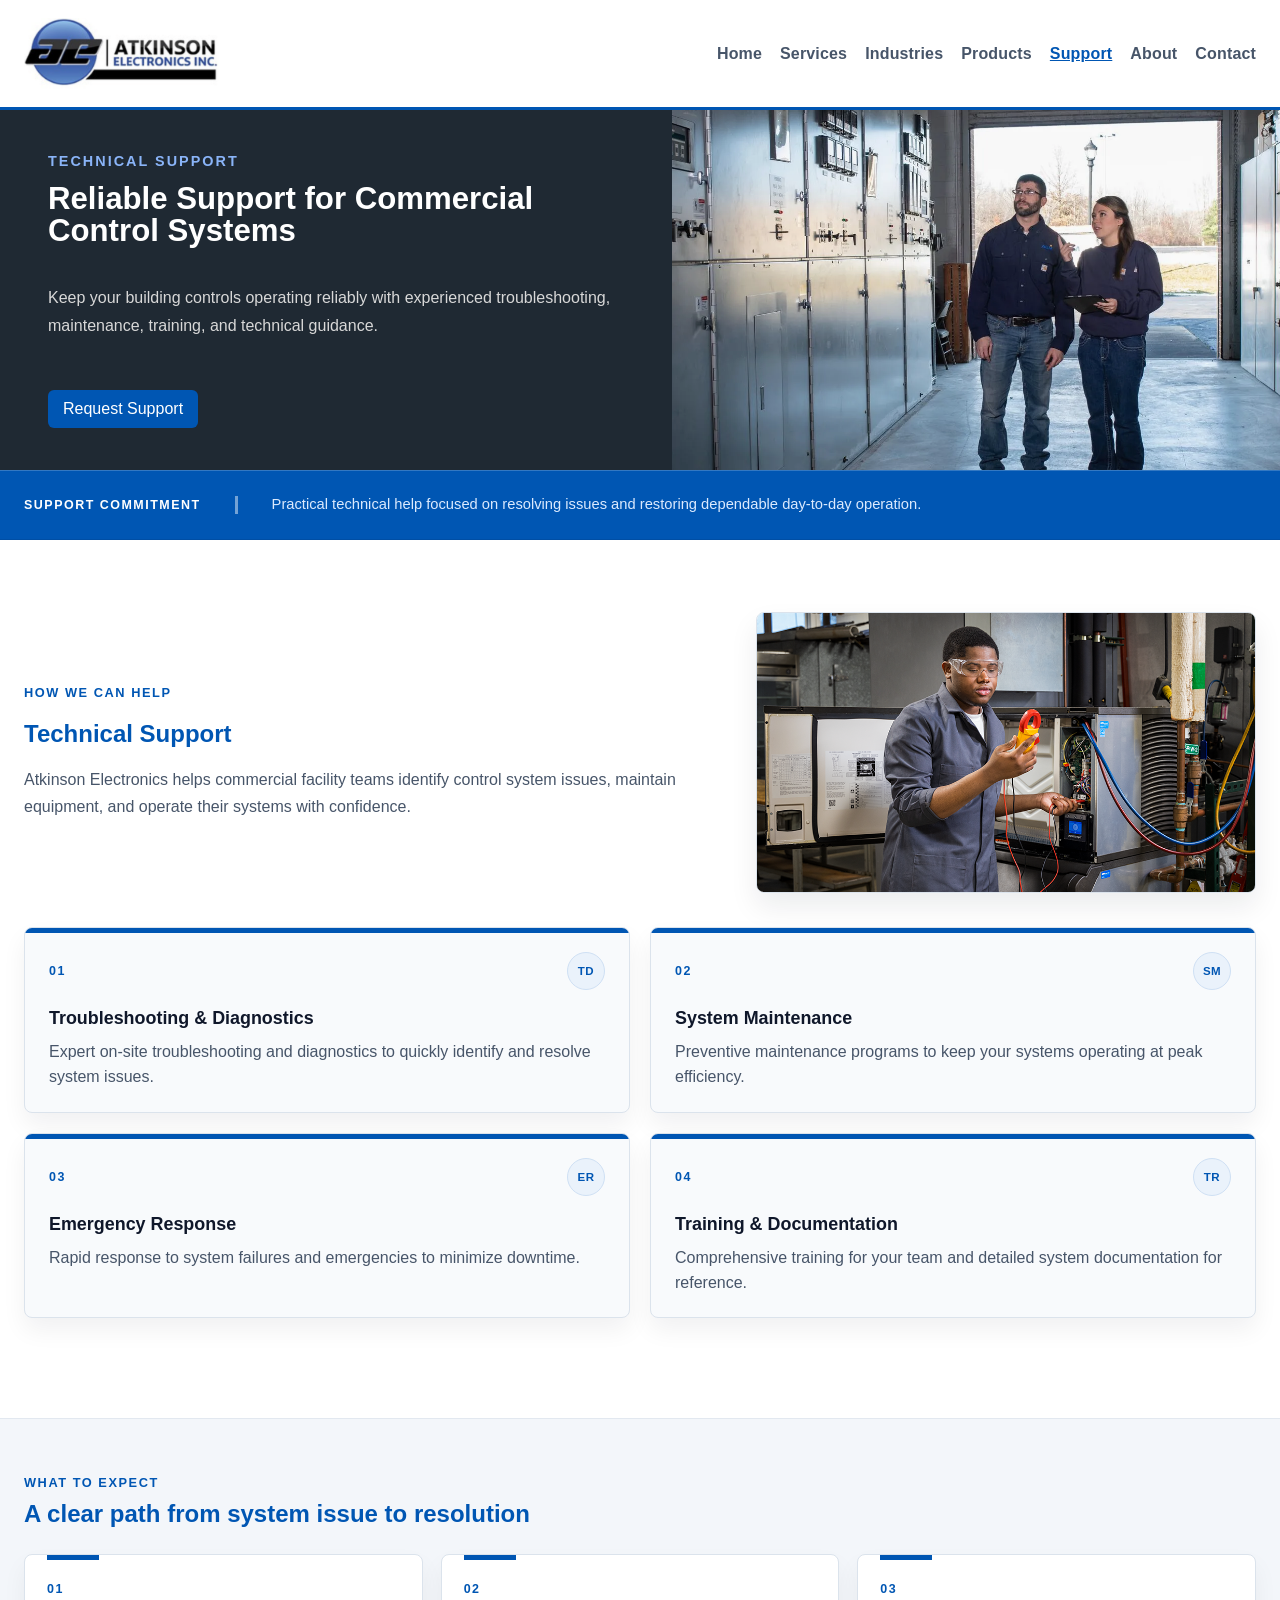
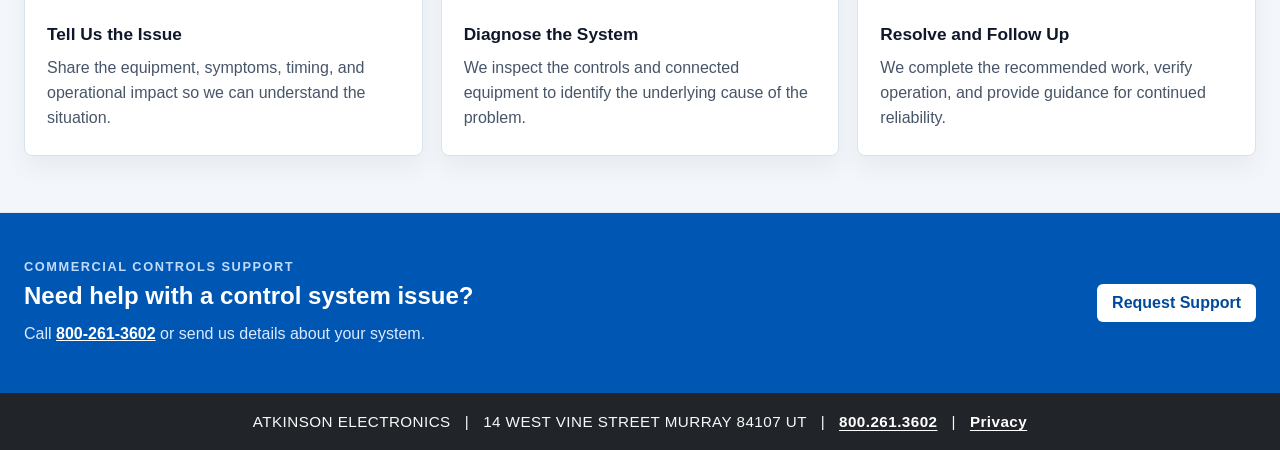
<file: support.html>
<!DOCTYPE html>
<html lang="en">
<head>
  <meta charset="UTF-8" />
  <meta name="viewport" content="width=device-width, initial-scale=1.0"/>
  <meta name="description" content="Request troubleshooting, maintenance, training, documentation, and technical support for commercial HVAC and control systems.">
  <title>Commercial Control System Support | Atkinson Electronics</title>
  <link rel="icon" type="image/png" href="images/favicon.png">
  <link rel="stylesheet" href="styles.css">
</head>
<body class="interior-page support-page">
  <a class="skip-link" href="#main-content">Skip to main content</a>
  <div class="container">
    <header class="topbar">
      <div class="brand-row">
        <a href="index.html"><img src="images/logo.png" alt="Atkinson Electronics Logo" class="logo" width="510" height="182" decoding="async"></a>
      </div>
      <button class="nav-toggle" type="button" aria-expanded="false" aria-controls="site-nav">
        Menu
      </button>
      <nav class="nav" id="site-nav" aria-label="Primary navigation">
        <a href="index.html" class="nav-item">Home</a>
        <a href="services.html" class="nav-item">Services</a>
        <a href="industries.html" class="nav-item">Industries</a>
        <a href="https://atkinsonelectronics.com/" class="nav-item">Products</a>
        <a href="support.html" class="nav-item" aria-current="page">Support</a>
        <a href="about.html" class="nav-item">About</a>
        <a href="contact.html" class="nav-item">Contact</a>
      </nav>
    </header>

    <main id="main-content">
    <section class="section hero-section interior-hero">
      <div class="hero-copy">
        <div class="eyebrow">Technical Support</div>
        <h1>Reliable Support for Commercial Control Systems</h1>
        <p>Keep your building controls operating reliably with experienced troubleshooting, maintenance, training, and technical guidance.</p>
        <div class="hero-actions">
          <a href="contact.html" class="btn">Request Support</a>
        </div>
      </div>
      <div class="hero-image">
        <img src="images/working-together.png" alt="Technician providing control system training and support" width="1200" height="1200" decoding="async" fetchpriority="high">
      </div>
    </section>

    <section class="industrial-strip" aria-label="Support commitment">
      <div class="industrial-strip-inner">
        <strong class="industrial-strip-label">Support Commitment</strong>
        <p>Practical technical help focused on resolving issues and restoring dependable day-to-day operation.</p>
      </div>
    </section>

    <section class="section services-section page-band-white">
      <div class="services-overview">
        <div class="services-overview-copy">
          <p class="section-kicker">How we can help</p>
          <h2>Technical Support</h2>
          <p class="section-intro">Atkinson Electronics helps commercial facility teams identify control system issues, maintain equipment, and operate their systems with confidence.</p>
        </div>
        <figure class="services-overview-media">
          <img src="images/testing-controls.jpg" alt="Technician reviewing a commercial control system panel" width="960" height="540" loading="lazy" decoding="async">
        </figure>
      </div>

      <div class="grid service-card-grid">
        <div class="service-card">
          <div class="service-card-header">
            <span class="service-label">01</span>
            <span class="service-icon" aria-hidden="true">TD</span>
          </div>
          <h3>Troubleshooting &amp; Diagnostics</h3>
          <p>Expert on-site troubleshooting and diagnostics to quickly identify and resolve system issues.</p>
        </div>
        <div class="service-card">
          <div class="service-card-header">
            <span class="service-label">02</span>
            <span class="service-icon" aria-hidden="true">SM</span>
          </div>
          <h3>System Maintenance</h3>
          <p>Preventive maintenance programs to keep your systems operating at peak efficiency.</p>
        </div>
        <div class="service-card">
          <div class="service-card-header">
            <span class="service-label">03</span>
            <span class="service-icon" aria-hidden="true">ER</span>
          </div>
          <h3>Emergency Response</h3>
          <p>Rapid response to system failures and emergencies to minimize downtime.</p>
        </div>
        <div class="service-card">
          <div class="service-card-header">
            <span class="service-label">04</span>
            <span class="service-icon" aria-hidden="true">TR</span>
          </div>
          <h3>Training &amp; Documentation</h3>
          <p>Comprehensive training for your team and detailed system documentation for reference.</p>
        </div>
      </div>
    </section>

    <section class="service-process page-band-soft" aria-labelledby="support-process-title">
      <div class="band-inner">
        <div class="service-process-header">
          <p class="section-kicker">What to expect</p>
          <h2 id="support-process-title">A clear path from system issue to resolution</h2>
        </div>
        <div class="service-process-steps">
          <div class="process-step">
            <span class="process-step-number">01</span>
            <h3>Tell Us the Issue</h3>
            <p>Share the equipment, symptoms, timing, and operational impact so we can understand the situation.</p>
          </div>
          <div class="process-step">
            <span class="process-step-number">02</span>
            <h3>Diagnose the System</h3>
            <p>We inspect the controls and connected equipment to identify the underlying cause of the problem.</p>
          </div>
          <div class="process-step">
            <span class="process-step-number">03</span>
            <h3>Resolve and Follow Up</h3>
            <p>We complete the recommended work, verify operation, and provide guidance for continued reliability.</p>
          </div>
        </div>
      </div>
    </section>

    <section class="service-cta">
      <div class="service-cta-inner band-inner">
        <div>
          <p class="section-kicker">Commercial controls support</p>
          <h2>Need help with a control system issue?</h2>
          <p class="service-cta-contact">Call <a href="tel:+18002613602">800-261-3602</a> or send us details about your system.</p>
        </div>
        <a href="contact.html" class="btn btn-light">Request Support</a>
      </div>
    </section>
    </main>

    <footer class="site-footer">
      <p class="footer-text">ATKINSON ELECTRONICS &nbsp; | &nbsp; 14 WEST VINE STREET MURRAY 84107 UT &nbsp; | &nbsp; <a href="tel:+18002613602">800.261.3602</a> &nbsp; | &nbsp; <a href="privacy.html">Privacy</a></p>
    </footer>
  </div>
  <script src="script.js"></script>
</body>
</html>
</file>
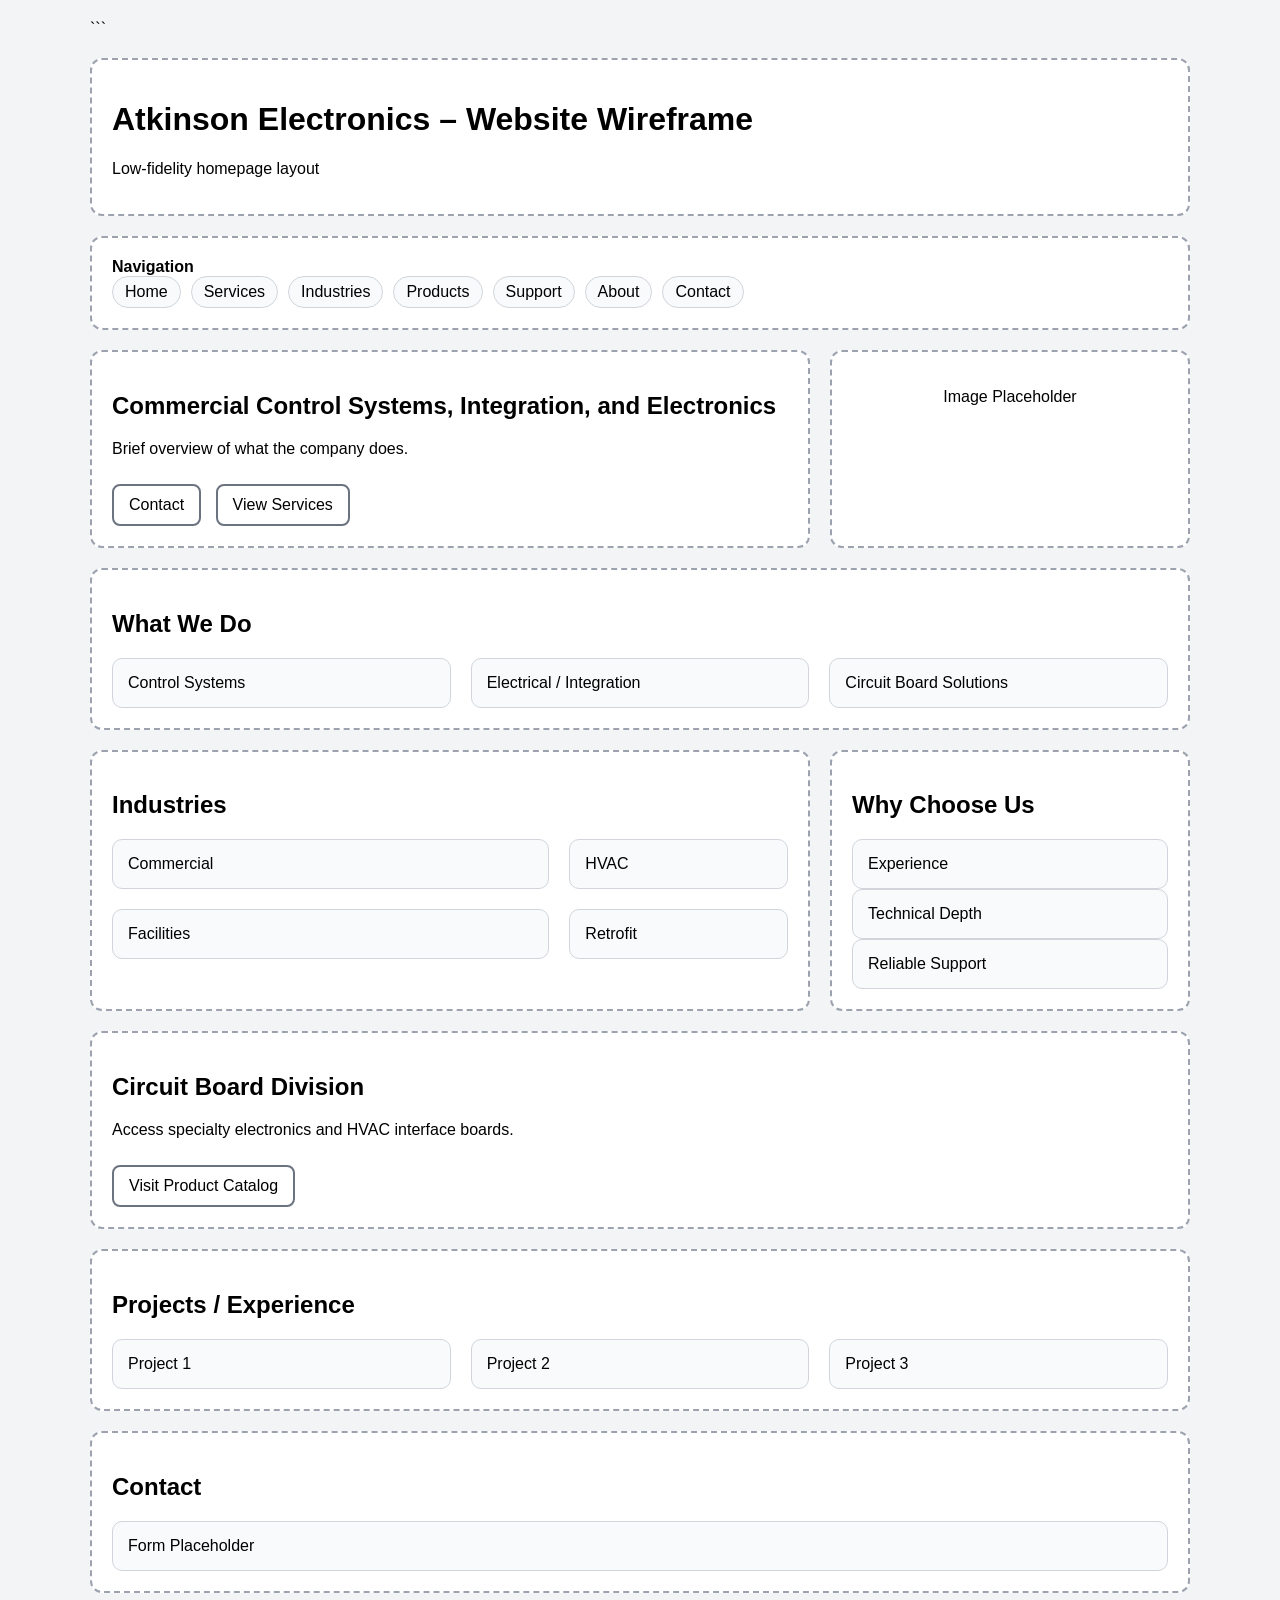
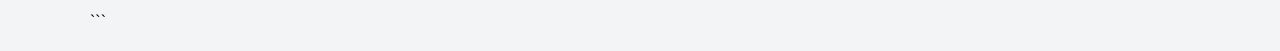
<file: docs/wireframes/home-wireframe.html>
<!DOCTYPE html>

<html lang="en">
<head>
  <meta charset="UTF-8" />
  <meta name="viewport" content="width=device-width, initial-scale=1.0"/>
  <title>Atkinson Electronics Wireframe</title>

  <style>
    body {
      font-family: Arial, sans-serif;
      background: #f3f4f6;
      margin: 0;
      padding: 20px;
    }

    .container {
      max-width: 1100px;
      margin: auto;
      display: flex;
      flex-direction: column;
      gap: 20px;
    }

    .box {
      border: 2px dashed #9ca3af;
      background: white;
      padding: 20px;
      border-radius: 12px;
    }

    .grid {
      display: grid;
      gap: 20px;
    }

    .grid-2 {
      grid-template-columns: 2fr 1fr;
    }

    .grid-3 {
      grid-template-columns: repeat(3, 1fr);
    }

    .card {
      background: #f9fafb;
      border: 1px solid #d1d5db;
      padding: 15px;
      border-radius: 10px;
    }

    .btn {
      border: 2px solid #6b7280;
      padding: 10px 15px;
      display: inline-block;
      border-radius: 8px;
      margin-right: 10px;
      margin-top: 10px;
    }

    .nav {
      display: flex;
      flex-wrap: wrap;
      gap: 10px;
    }

    .pill {
      border: 1px solid #d1d5db;
      padding: 6px 12px;
      border-radius: 20px;
      background: #f9fafb;
    }

    @media (max-width: 800px) {
      .grid-2, .grid-3 {
        grid-template-columns: 1fr;
      }
    }
  </style>

</head>

<body>
  <div class="container">

```
<div class="box">
  <h1>Atkinson Electronics – Website Wireframe</h1>
  <p>Low-fidelity homepage layout</p>
</div>

<div class="box">
  <strong>Navigation</strong>
  <div class="nav">
    <div class="pill">Home</div>
    <div class="pill">Services</div>
    <div class="pill">Industries</div>
    <div class="pill">Products</div>
    <div class="pill">Support</div>
    <div class="pill">About</div>
    <div class="pill">Contact</div>
  </div>
</div>

<div class="grid grid-2">
  <div class="box">
    <h2>Commercial Control Systems, Integration, and Electronics</h2>
    <p>Brief overview of what the company does.</p>
    <div class="btn">Contact</div>
    <div class="btn">View Services</div>
  </div>

  <div class="box">
    <p style="text-align:center;">Image Placeholder</p>
  </div>
</div>

<div class="box">
  <h2>What We Do</h2>
  <div class="grid grid-3">
    <div class="card">Control Systems</div>
    <div class="card">Electrical / Integration</div>
    <div class="card">Circuit Board Solutions</div>
  </div>
</div>

<div class="grid grid-2">
  <div class="box">
    <h2>Industries</h2>
    <div class="grid grid-2">
      <div class="card">Commercial</div>
      <div class="card">HVAC</div>
      <div class="card">Facilities</div>
      <div class="card">Retrofit</div>
    </div>
  </div>

  <div class="box">
    <h2>Why Choose Us</h2>
    <div class="card">Experience</div>
    <div class="card">Technical Depth</div>
    <div class="card">Reliable Support</div>
  </div>
</div>

<div class="box">
  <h2>Circuit Board Division</h2>
  <p>Access specialty electronics and HVAC interface boards.</p>
  <div class="btn">Visit Product Catalog</div>
</div>

<div class="box">
  <h2>Projects / Experience</h2>
  <div class="grid grid-3">
    <div class="card">Project 1</div>
    <div class="card">Project 2</div>
    <div class="card">Project 3</div>
  </div>
</div>

<div class="box">
  <h2>Contact</h2>
  <div class="card">Form Placeholder</div>
</div>
```

  </div>
</body>
</html>
</file>
<file: styles.css>
body {
  font-family: Arial, sans-serif;
  background: #f3f6fa;
  margin: 0;
  padding: 20px;
  color: #212529;
}

* {
  box-sizing: border-box;
}

.skip-link {
  position: fixed;
  top: 12px;
  left: 12px;
  z-index: 1000;
  padding: 12px 16px;
  background: #ffffff;
  border: 2px solid #0056b3;
  border-radius: 6px;
  color: #0056b3;
  font-weight: 700;
  text-decoration: none;
  transform: translateY(-160%);
}

.skip-link:focus {
  transform: translateY(0);
}

a:focus-visible,
button:focus-visible,
input:focus-visible,
select:focus-visible,
textarea:focus-visible,
summary:focus-visible,
[tabindex]:focus-visible {
  outline: 3px solid #111827;
  outline-offset: 3px;
  box-shadow: 0 0 0 2px #ffffff;
}

img {
  display: block;
  max-width: 100%;
}

.container {
  max-width: 1280px;
  margin: auto;
  display: flex;
  flex-direction: column;
  gap: 24px;
  overflow: visible;
}

.section {
  background: white;
  padding: 48px 36px;
  border-radius: 4px;
  box-shadow: 0 8px 24px rgba(15,23,42,0.06);
  border: 1px solid #d7dde5;
}

.section > .grid {
  margin-top: 24px;
  margin-bottom: 28px;
}

.topbar {
  display: flex;
  align-items: center;
  justify-content: space-between;
  background: #ffffff;
  padding: 18px 32px;
  border-radius: 0;
  border-bottom: 3px solid #0056b3;
  box-shadow: none;
}

.brand-row {
  display: flex;
  align-items: center;
  gap: 18px;
}

.logo {
  max-width: 200px;
  height: auto;
}

.brand-row h1 {
  margin: 0;
  color: #0f172a;
  font-size: 1.55rem;
}

.brand-row p {
  margin: 4px 0 0;
  color: #475569;
  font-size: 0.95rem;
}
.hero-section {
  display: grid;
  grid-template-columns: 1.2fr 1fr;
  align-items: stretch;
  gap: 0;
  padding: 0;
  background: #1f2933;
  color: #fff;
  min-height: 430px;
  overflow: hidden;
  border-radius: 4px;
  box-shadow: none;
  width: 100%;
  margin: 0;
}

.hero-copy {
  padding: 64px 48px;
  display: flex;
  flex-direction: column;
  justify-content: center;
}

.hero-copy .eyebrow {
  display: inline-block;
  margin-bottom: 14px;
  color: #8ab4f8;
  font-size: 0.9rem;
  font-weight: 700;
  letter-spacing: 0.14em;
  text-transform: uppercase;
}

.hero-copy h1,
.hero-copy h2 {
  font-size: 2.8rem;
  line-height: 1.05;
  margin: 0 0 20px;
  color: #ffffff;
}

.hero-copy p {
  color: #d8d8d8;
  font-size: 1rem;
  line-height: 1.75;
  max-width: 620px;
}

.hero-actions {
  margin-top: 24px;
}

.hero-image {
  display: block;
  overflow: hidden;
  margin: 0;
  border-radius: 0;
}

.hero-image img {
  width: 100%;
  height: 100%;
  object-fit: cover;
  border-radius: 0;
}
.industrial-strip {
  background: #0056b3;
  color: #ffffff;
  padding: 0;
  border-radius: 10px;
  border-left: 6px solid #004a99;
  border-top: 1px solid rgba(255, 255, 255, 0.2);
  border-bottom: 1px solid rgba(0, 64, 133, 0.32);
  box-shadow: none;
}

.industrial-strip-inner {
  display: grid;
  grid-template-columns: auto minmax(0, 1fr);
  align-items: center;
  gap: 34px;
  width: min(calc(100% - 48px), 1280px);
  margin: 0 auto;
  padding: 22px 0;
}

.industrial-strip-label {
  padding-right: 34px;
  border-right: 3px solid rgba(255, 255, 255, 0.45);
  color: #ffffff;
  font-size: 0.78rem;
  letter-spacing: 0.12em;
  line-height: 1.5;
  text-transform: uppercase;
  white-space: nowrap;
}

.industrial-strip-inner p {
  margin: 0;
  color: #dbeafe;
  font-size: 0.92rem;
  font-weight: 400;
  line-height: 1.6;
}

@media (max-width: 900px) {
  .hero-section {
    grid-template-columns: 1fr;
    min-height: 0;
  }

  .hero-image {
    min-height: 260px;
  }

  .hero-image img {
    min-height: 260px;
  }
}

.grid {
  display: grid;
  gap: 20px;
}

.grid > * {
  min-width: 0;
}

.grid-2 {
  grid-template-columns: 2fr 1fr;
}

.grid-3 {
  grid-template-columns: repeat(auto-fit, minmax(min(100%, 260px), 1fr));
  gap: 48px;
  justify-items: stretch;
}

.flip-card {
  perspective: 2200px;
  width: 100%;
  height: 200px;
  position: relative;
  z-index: 1;
}

.flip-card:hover,
.flip-card:focus-within {
  z-index: 10;
}

.flip-card-inner {
  position: relative;
  width: 100%;
  height: 100%;
  transition: transform 0.6s ease;
  transform-style: preserve-3d;
  transform-origin: center center;
}

.flip-card:hover .flip-card-inner,
.flip-card:focus-within .flip-card-inner {
  transform: rotateY(180deg);
}

.flip-card-face {
  position: absolute;
  top: 0;
  left: 0;
  box-sizing: border-box;
  width: 100%;
  height: 100%;
  display: flex;
  align-items: center;
  justify-content: center;
  padding: 18px;
  border-radius: 8px;
  border: 1px solid #dee2e6;
  background: #0056b3;
  box-shadow: 0 1px 4px rgba(15,23,42,0.08);
  backface-visibility: hidden;
  -webkit-backface-visibility: hidden;

}

.flip-card-front {
  color: #ffffff;
}

.flip-card-front h3 {
  margin: 0;
  font-size: 1.2rem;
}

.flip-card-back {
  justify-content: flex-start;
  transform: rotateY(180deg);
  background: #004a99;
  color: #ffffff;
  text-align: left;
}

.flip-card-back p {
  margin: 0;
  font-size: 0.96rem;
  line-height: 1.7;
}

.card {
  background: #f8f9fa;
  border: 1px solid #dee2e6;
  padding: 15px;
  border-radius: 8px;
  text-align: center;
}

.section-intro {
  max-width: 820px;
  margin: -2px 0 28px;
  color: #475569;
  line-height: 1.7;
}

.section-kicker {
  margin: 0 0 10px;
  color: #0056b3;
  font-size: 0.8rem;
  font-weight: 800;
  letter-spacing: 0.12em;
  text-transform: uppercase;
}

.support-section {
  background:
    linear-gradient(135deg, rgba(0, 86, 179, 0.06), rgba(255, 255, 255, 0) 42%),
    #ffffff;
}

.support-grid {
  grid-template-columns: repeat(2, minmax(0, 1fr));
  gap: 18px;
}

.support-card {
  position: relative;
  overflow: hidden;
  min-height: 150px;
  background: #ffffff;
  border: 1px solid #dbe3ec;
  border-radius: 8px;
  padding: 24px 22px 22px;
  text-align: left;
  box-shadow: 0 12px 24px rgba(15, 23, 42, 0.06);
}

.support-card::before {
  content: "";
  position: absolute;
  inset: 0 0 auto;
  height: 4px;
  background: #0056b3;
}

.support-label {
  display: inline-block;
  margin-bottom: 18px;
  color: #0056b3;
  font-size: 0.78rem;
  font-weight: 800;
  letter-spacing: 0.12em;
}

.support-card h3 {
  margin: 0 0 8px;
  color: #0f172a;
  font-size: 1.08rem;
}

.support-card p {
  margin: 0;
  color: #475569;
  font-size: 0.94rem;
  line-height: 1.55;
}

.home-info-grid {
  align-items: stretch;
}

.home-info-grid > .section {
  height: 100%;
}

.why-choose-section {
  background:
    linear-gradient(135deg, rgba(0, 86, 179, 0.05), rgba(255, 255, 255, 0) 44%),
    #ffffff;
  display: flex;
  flex-direction: column;
}

.why-choose-section .section-intro {
  margin-bottom: 24px;
}

.why-cta {
  margin-top: auto;
  padding-top: 28px;
}

.why-cta p {
  margin: 0 0 10px;
  color: #475569;
  font-size: 0.95rem;
  line-height: 1.55;
}

.why-cta .btn {
  margin: 0;
}

.work-grid {
  gap: 24px;
}

.work-intro {
  display: grid;
  grid-template-columns: minmax(0, 0.9fr) minmax(360px, 1.1fr);
  align-items: center;
  gap: 42px;
  margin-bottom: 32px;
}

.work-intro-copy .section-intro {
  margin-bottom: 0;
}

.work-image {
  aspect-ratio: 7 / 4;
  height: auto;
  margin: 0;
  overflow: hidden;
  border-radius: 8px;
  border: 1px solid #dbe3ec;
}

.work-image img {
  width: 100%;
  height: 100%;
  object-fit: contain;
}

.work-card {
  position: relative;
  min-height: 220px;
  background: #f8fafc;
  border: 1px solid #dbe3ec;
  border-radius: 8px;
  padding: 28px 24px;
  text-align: left;
  overflow: hidden;
}

.work-card::before {
  content: "";
  position: absolute;
  left: 24px;
  top: 0;
  width: 56px;
  height: 5px;
  background: #0056b3;
}

.work-card h3 {
  margin: 0 0 14px;
  color: #0f172a;
  font-size: 1.12rem;
}

.work-card p {
  margin: 0;
  color: #475569;
  line-height: 1.65;
}

.accordion {
  display: grid;
  gap: 14px;
}

.accordion-item {
  background: #ffffff;
  border: 1px solid rgba(0, 86, 179, 0.2);
  border-radius: 8px;
  overflow: hidden;
  box-shadow: 0 10px 22px rgba(15, 23, 42, 0.06);
}

.accordion-item summary {
  display: flex;
  align-items: center;
  justify-content: space-between;
  gap: 16px;
  padding: 18px 20px;
  background: #0056b3;
  color: #ffffff;
  font-weight: 700;
  cursor: pointer;
  list-style: none;
  outline: none;
  transition: background 0.2s ease;
}

.accordion-item summary::-webkit-details-marker {
  display: none;
}

.accordion-item summary:focus-visible {
  box-shadow: inset 0 0 0 3px rgba(255, 255, 255, 0.35);
}

.accordion-item summary::after {
  content: "+";
  flex: 0 0 auto;
  color: #ffffff;
  font-size: 1.35rem;
  line-height: 1;
}

.accordion-item summary:hover {
  background: #004a99;
}

.accordion-item[open] summary {
  background: linear-gradient(135deg, #004a99, #003f80);
  color: #ffffff;
}

.accordion-item[open] summary::after {
  content: "-";
  color: #ffffff;
}

.accordion-item p {
  margin: 0;
  padding: 18px 20px 20px;
  color: #334155;
  line-height: 1.65;
}

.btn {
  background: #0056b3;
  color: white;
  border: none;
  padding: 10px 15px;
  display: inline-block;
  border-radius: 6px;
  margin-right: 10px;
  margin-top: 10px;
  text-decoration: none;
  cursor: pointer;
}

.btn:hover {
  background: #004085;
}

.nav {
  display: flex;
  flex-wrap: wrap;
  gap: 18px;
  justify-content: flex-end;
  align-items: center;
}

.nav-toggle {
  display: none;
  background: #0056b3;
  color: #ffffff;
  border: 0;
  border-radius: 6px;
  padding: 10px 14px;
  font: inherit;
  font-weight: 700;
  cursor: pointer;
}

.nav-toggle:hover {
  background: #004085;
}

.nav-item {
  padding: 0;
  border-radius: 0;
  background: transparent;
  border: none;
  text-decoration: none;
  color: #475569;
  font-weight: 600;
  letter-spacing: 0.01em;
  transition: color 0.2s ease;
}

.nav-item:hover {
  color: #0f172a;
  text-decoration: underline;
}

.nav-item[aria-current="page"] {
  color: #0056b3;
  text-decoration: underline;
}

h1,
h2 {
  color: #0056b3;
  line-height: 1.15;
}

.section-bg-circuit-board {
  background: linear-gradient(rgba(33,37,41,0.6), rgba(33,37,41,0.6)), url("images/circuitBoard.png");
  background-size: cover;
  background-position: center;
  color: #f8f9fa;
  padding: 30px;
  min-height: 210px;
  display: flex;
  flex-direction: column;
  justify-content: center;
  align-items: center;
  text-align: center;
}

.section-bg-circuit-board h2 {
  font-size: 1.8rem;
  font-weight: 800;
  margin: 0 0 0.7rem;
  color: #8ec5ff;
  text-shadow: 0 3px 15px rgba(0,0,0,0.45);
  letter-spacing: 0.02em;
}

.section-bg-circuit-board p {
  font-size: 1.05rem;
  line-height: 1.8;
  max-width: 720px;
  text-shadow: 0 2px 10px rgba(0,0,0,0.35);
  margin: 0 auto 1.2rem;
}

.section-bg-circuit-board .btn {
  background: #0056b3;
  color: white;
  box-shadow: 0 6px 18px rgba(0,0,0,0.18);
  padding: 9px 16px;
  font-size: 0.9rem;
  min-width: 180px;
}

.section-bg-circuit-board .btn:hover {
  background: #004085;
}

.site-footer {
  background: #212529;
  color: #f8f9fa;
  text-align: center;
  padding: 20px;
  border-radius: 12px;
}

.footer-text {
  margin: 0;
  font-size: 0.95rem;
  letter-spacing: 0.03em;
  overflow-wrap: anywhere;
}

.footer-text a {
  color: #ffffff;
  font-weight: 700;
  text-underline-offset: 3px;
}

/* Full-width page bands keep content aligned to the same readable measure. */
.home-page,
.interior-page {
  --page-gutter: max(24px, calc((100vw - 1280px) / 2 + 24px));
  padding: 0;
  background: #ffffff;
}

.home-page .container,
.interior-page .container {
  max-width: none;
  gap: 0;
}

.home-page .topbar,
.interior-page .topbar {
  width: 100%;
  padding-right: var(--page-gutter);
  padding-left: var(--page-gutter);
}

.band-inner {
  width: min(calc(100% - 48px), 1280px);
  margin-right: auto;
  margin-left: auto;
}

.home-page .hero-section,
.interior-page .hero-section {
  border: 0;
  border-radius: 0;
}

.home-page .industrial-strip,
.interior-page .industrial-strip {
  margin: 0;
  border-right: 0;
  border-left: 0;
  border-radius: 0;
  box-shadow: none;
}

.page-band-white {
  background: #ffffff;
}

.page-band-soft {
  background: #f3f6fa;
  border-top: 1px solid #e2e8f0;
  border-bottom: 1px solid #e2e8f0;
}

.what-we-do-section > .grid {
  margin-top: 28px;
}

.home-page .what-we-do-section,
.home-page .work-section {
  width: 100%;
  padding: 72px var(--page-gutter);
  border: 0;
  border-radius: 0;
  box-shadow: none;
}

.home-page .home-info-grid {
  gap: 56px;
  width: 100%;
  padding: 72px var(--page-gutter);
}

.home-page .home-info-grid > .section {
  height: auto;
  padding: 0;
  background: transparent;
  border: 0;
  border-radius: 0;
  box-shadow: none;
}

.home-page .why-choose-section {
  background: transparent;
}

.home-page .section-bg-circuit-board {
  min-height: 280px;
  width: 100%;
  padding: 48px var(--page-gutter);
  border: 0;
  border-radius: 0;
  box-shadow: none;
}

.home-page .work-section {
  background: transparent;
}

.service-cta {
  padding: 46px 0;
  background: #0056b3;
  color: #ffffff;
}

.service-cta-inner {
  display: flex;
  align-items: center;
  justify-content: space-between;
  gap: 32px;
}

.service-cta .section-kicker {
  margin-bottom: 8px;
  color: #bfdbfe;
}

.service-cta h2 {
  margin: 0;
  color: #ffffff;
}

.service-cta-contact {
  margin: 12px 0 0;
  color: #dbeafe;
  line-height: 1.6;
}

.service-cta-contact a {
  color: #ffffff;
  font-weight: 700;
}

.service-cta-contact a:hover {
  color: #ffffff;
}

.service-cta .btn-light {
  flex: 0 0 auto;
  margin: 0;
  background: #ffffff;
  color: #004a99;
  font-weight: 700;
}

.service-cta .btn-light:hover {
  background: #eaf2fb;
}

.home-page .site-footer,
.interior-page .site-footer {
  border-radius: 0;
}

.interior-hero {
  grid-template-columns: minmax(0, 1.05fr) minmax(320px, 0.95fr);
  min-height: 360px;
}

.interior-hero .hero-copy {
  padding-top: 52px;
  padding-bottom: 52px;
}

.interior-hero .hero-copy h1 {
  font-size: 2.35rem;
}

:is(.services-page, .industries-page, .support-page, .contact-page, .about-page) .interior-hero {
  height: 360px;
  min-height: 0;
}

:is(.services-page, .industries-page, .support-page, .contact-page, .about-page) .interior-hero .hero-copy {
  padding-top: 36px;
  padding-bottom: 36px;
}

:is(.services-page, .industries-page, .support-page, .contact-page, .about-page) .interior-hero .hero-copy h1 {
  font-size: 1.95rem;
}

:is(.services-page, .industries-page, .support-page, .contact-page, .about-page) .interior-hero .hero-image,
:is(.services-page, .industries-page, .support-page, .contact-page, .about-page) .interior-hero .hero-image img {
  min-height: 0;
}

:is(.services-page, .industries-page, .support-page, .contact-page, .about-page) .interior-hero .hero-image {
  background: #111827;
}

:is(.services-page, .industries-page, .support-page, .contact-page, .about-page) .interior-hero .hero-image img {
  width: 100%;
  height: 100%;
  object-fit: cover;
  object-position: center;
  filter: saturate(0.92) contrast(0.96);
}

.services-section {
  width: 100%;
  padding: 72px var(--page-gutter);
  border: 0;
  border-radius: 0;
  box-shadow: none;
}

.services-overview {
  display: grid;
  grid-template-columns: minmax(0, 0.9fr) minmax(320px, 0.65fr);
  align-items: center;
  gap: 40px;
  margin-bottom: 34px;
}

.services-overview-copy .section-intro {
  margin-bottom: 0;
}

.services-overview-media {
  aspect-ratio: 16 / 9;
  margin: 0;
  overflow: hidden;
  border: 1px solid #dbe3ec;
  border-radius: 8px;
  box-shadow: 0 14px 28px rgba(15, 23, 42, 0.08);
}

.services-overview-media img {
  width: 100%;
  height: 100%;
  object-fit: cover;
}

.service-card-grid {
  grid-template-columns: repeat(2, minmax(0, 1fr));
  gap: 20px;
  margin-top: 0;
}

.service-card {
  position: relative;
  min-height: 160px;
  overflow: hidden;
  padding: 24px 24px 22px;
  background: #f8fafc;
  border: 1px solid #dbe3ec;
  border-radius: 8px;
  text-align: left;
  box-shadow: 0 12px 24px rgba(15, 23, 42, 0.06);
}

.service-card::before {
  content: "";
  position: absolute;
  inset: 0 0 auto;
  height: 5px;
  background: #0056b3;
}

.service-card-header {
  display: flex;
  align-items: center;
  justify-content: space-between;
  gap: 16px;
  margin-bottom: 18px;
}

.service-label {
  display: block;
  color: #0056b3;
  font-size: 0.78rem;
  font-weight: 800;
  letter-spacing: 0.12em;
}

.service-icon {
  display: inline-flex;
  align-items: center;
  justify-content: center;
  flex: 0 0 auto;
  width: 38px;
  height: 38px;
  background: #eaf2fb;
  border: 1px solid #cfe0f4;
  border-radius: 50%;
  color: #0056b3;
  font-size: 0.72rem;
  font-weight: 800;
  letter-spacing: 0.04em;
}

.service-card h3 {
  margin: 0 0 10px;
  color: #0f172a;
  font-size: 1.12rem;
}

.service-card p {
  margin: 0;
  color: #475569;
  line-height: 1.58;
}

.service-card-featured {
  grid-column: 1 / -1;
  display: grid;
  grid-template-columns: minmax(320px, 0.48fr) minmax(0, 0.52fr);
  align-items: stretch;
  gap: 0;
  min-height: 230px;
  padding: 0;
  background: #0056b3;
  border-color: #0056b3;
  color: #ffffff;
}

.service-card-featured::before {
  background: rgba(255, 255, 255, 0.4);
}

.service-featured-media {
  min-height: 230px;
  margin: 0;
  overflow: hidden;
}

.service-featured-media img {
  width: 100%;
  height: 100%;
  object-fit: cover;
}

.service-featured-copy {
  display: flex;
  flex-direction: column;
  justify-content: center;
  padding: 34px 36px;
}

.service-card-featured .service-card-header {
  margin-bottom: 20px;
}

.service-card-featured .service-label,
.service-card-featured h3,
.service-card-featured p {
  color: #ffffff;
}

.service-card-featured .service-icon {
  background: rgba(255, 255, 255, 0.15);
  border-color: rgba(255, 255, 255, 0.32);
  color: #ffffff;
}

.service-card-featured h3 {
  margin-top: 0;
}

.service-card-featured p {
  color: #dbeafe;
}

.service-process {
  padding: 56px 0;
}

.service-process-header {
  max-width: 760px;
  margin-bottom: 26px;
}

.service-process-header .section-kicker,
.service-process-header h2 {
  margin: 0;
}

.service-process-header .section-kicker {
  margin-bottom: 10px;
}

.service-process-header h2 {
  max-width: 680px;
}

.service-process-steps {
  display: grid;
  grid-template-columns: repeat(3, minmax(0, 1fr));
  gap: 18px;
}

.contact-section {
  padding: 72px 0;
}

.contact-heading {
  max-width: 760px;
  margin-bottom: 32px;
}

.contact-heading h2,
.contact-form-intro h2 {
  margin-top: 0;
}

.contact-heading h2 {
  margin-bottom: 12px;
}

.contact-heading > p:last-child {
  margin: 0;
  color: #475569;
  line-height: 1.7;
}

.contact-info {
  display: grid;
  grid-template-columns: repeat(3, minmax(0, 1fr));
  gap: 20px;
  margin-bottom: 40px;
}

.contact-info-item {
  position: relative;
  min-height: 170px;
  padding: 26px 24px;
  overflow: hidden;
  background: #ffffff;
  border: 1px solid #dbe3ec;
  border-radius: 8px;
  box-shadow: 0 12px 24px rgba(15, 23, 42, 0.05);
}

.contact-info-item::before {
  content: "";
  position: absolute;
  inset: 0 0 auto;
  height: 5px;
  background: #0056b3;
}

.contact-info-item h3 {
  margin: 18px 0 10px;
  color: #0f172a;
}

.contact-info-item p {
  margin: 0;
  color: #475569;
  line-height: 1.65;
}

.contact-info-item a {
  color: #0056b3;
  font-weight: 700;
}

.contact-info-link {
  font-size: 1.08rem;
  text-decoration-thickness: 1px;
  text-underline-offset: 3px;
}

.contact-form-layout {
  display: grid;
  grid-template-columns: minmax(240px, 0.58fr) minmax(480px, 1.42fr);
  gap: 52px;
  padding: 52px;
  border: 1px solid #e2e8f0;
  border-radius: 8px;
}

.contact-form-intro p:last-child {
  color: #475569;
  line-height: 1.7;
}

.contact-response-note {
  margin-top: 26px;
  padding-top: 22px;
  border-top: 1px solid #cbd5e1;
}

.contact-response-note a {
  color: #0056b3;
  font-weight: 700;
}

.form-container {
  padding: 30px;
  background: #ffffff;
  border: 1px solid #dbe3ec;
  border-radius: 10px;
  box-shadow: 0 16px 32px rgba(15, 23, 42, 0.07);
}

.form-required-note {
  margin: 0 0 20px;
  color: #64748b;
  font-size: 0.85rem;
  text-align: right;
}

.form-grid {
  display: grid;
  grid-template-columns: repeat(2, minmax(0, 1fr));
  gap: 20px;
}

.form-group-full {
  grid-column: 1 / -1;
}

.form-group {
  margin: 0;
}

.form-group label {
  display: block;
  margin-bottom: 8px;
  color: #111827;
  font-weight: 600;
}

.form-group input,
.form-group select,
.form-group textarea {
  width: 100%;
  padding: 12px;
  border: 1px solid #cbd5e1;
  border-radius: 6px;
  background: #ffffff;
  font: inherit;
}

.form-group textarea {
  min-height: 150px;
  resize: vertical;
}

.form-group input:focus,
.form-group select:focus,
.form-group textarea:focus {
  border-color: #0056b3;
  outline: none;
  box-shadow: 0 0 0 3px rgba(0, 86, 179, 0.12);
}

.form-submit {
  width: 100%;
  margin: 24px 0 0;
  padding: 13px 18px;
  font-weight: 700;
}

.form-submit:disabled {
  cursor: wait;
  opacity: 0.7;
}

.form-status {
  min-height: 1.5em;
  margin: 14px 0 0;
  font-weight: 600;
  line-height: 1.5;
}

.form-status-success {
  color: #176b3a;
}

.form-status-error {
  color: #a61b1b;
}

.form-privacy-note {
  margin: 14px 0 0;
  color: #64748b;
  font-size: 0.82rem;
  line-height: 1.55;
}

.form-privacy-note a {
  color: #0056b3;
}

.privacy-section {
  padding: 72px 0;
}

.privacy-inner {
  max-width: 920px;
}

.privacy-header {
  padding: 38px 42px;
  background: #1f2933;
  border-radius: 10px 10px 0 0;
  color: #ffffff;
}

.privacy-header .section-kicker {
  color: #8ab4f8;
}

.privacy-header h1 {
  margin: 0 0 8px;
  color: #ffffff;
  font-size: 2.4rem;
}

.privacy-updated {
  margin: 0;
  color: #cbd5e1;
}

.privacy-content {
  padding: 10px 42px 34px;
  border: 1px solid #dbe3ec;
  border-top: 0;
  border-radius: 0 0 10px 10px;
  box-shadow: 0 16px 32px rgba(15, 23, 42, 0.06);
}

.privacy-policy-section {
  padding: 26px 0;
  border-bottom: 1px solid #e2e8f0;
}

.privacy-policy-section:last-child {
  border-bottom: 0;
}

.privacy-policy-section h2 {
  margin: 0 0 10px;
  color: #0f172a;
  font-size: 1.25rem;
}

.privacy-policy-section p {
  margin: 0;
  color: #475569;
  line-height: 1.75;
}

.privacy-inner a {
  color: #0056b3;
  font-weight: 600;
}

.process-step {
  position: relative;
  min-height: 180px;
  padding: 24px 22px;
  background: #ffffff;
  border: 1px solid #dbe3ec;
  border-radius: 8px;
  box-shadow: 0 12px 24px rgba(15, 23, 42, 0.05);
}

.process-step::before {
  content: "";
  position: absolute;
  left: 22px;
  top: 0;
  width: 52px;
  height: 5px;
  background: #0056b3;
}

.process-step-number {
  display: inline-block;
  margin-bottom: 28px;
  color: #0056b3;
  font-size: 0.78rem;
  font-weight: 800;
  letter-spacing: 0.12em;
}

.process-step h3 {
  margin: 0 0 10px;
  color: #0f172a;
  font-size: 1.08rem;
}

.process-step p {
  margin: 0;
  color: #475569;
  line-height: 1.58;
}

@media (max-width: 900px) {
  body {
    padding: 14px;
  }

  .container {
    gap: 18px;
  }

  .topbar {
    flex-direction: column;
    align-items: center;
    gap: 18px;
    padding: 18px;
  }

  .logo {
    max-width: 180px;
  }

  .nav {
    justify-content: center;
    gap: 10px 16px;
  }

  .nav-item {
    font-size: 0.95rem;
  }

  .section {
    padding: 34px 24px;
  }

  .hero-copy {
    padding: 42px 28px;
  }

  .hero-copy h1,
  .hero-copy h2 {
    font-size: 2.15rem;
  }

  .interior-hero {
    grid-template-columns: 1fr;
    min-height: 0;
  }

  :is(.services-page, .industries-page, .support-page, .contact-page, .about-page) .interior-hero {
    height: auto;
  }

  .interior-hero .hero-copy {
    padding-top: 42px;
    padding-bottom: 42px;
  }

  .grid-2 {
    grid-template-columns: 1fr;
  }

  .grid-3 {
    gap: 20px;
  }

  .support-grid {
    grid-template-columns: 1fr;
  }

  .home-page .what-we-do-section,
  .home-page .home-info-grid,
  .home-page .work-section,
  .services-section {
    padding-top: 56px;
    padding-bottom: 56px;
  }

  .home-page .home-info-grid {
    gap: 48px;
  }

  .work-intro {
    grid-template-columns: 1fr;
    gap: 24px;
  }

  .work-image {
    height: auto;
  }

  .service-cta-inner {
    align-items: flex-start;
    flex-direction: column;
  }

  .service-card-grid {
    grid-template-columns: 1fr;
  }

  .services-overview {
    grid-template-columns: 1fr;
    gap: 24px;
  }

  .service-card-featured {
    grid-column: auto;
    grid-template-columns: 1fr;
  }

  .service-featured-media {
    min-height: 220px;
  }

  .service-process-steps {
    grid-template-columns: 1fr;
  }

  .contact-info,
  .contact-form-layout {
    grid-template-columns: 1fr;
  }

  .contact-form-layout {
    gap: 28px;
    padding: 32px;
  }

  .section-bg-circuit-board h2 {
    font-size: 1.7rem;
  }
}

@media (max-width: 560px) {
  body {
    padding: 10px;
  }

  .container {
    gap: 14px;
  }

  .topbar {
    align-items: stretch;
    gap: 12px;
    padding: 16px 12px;
  }

  .brand-row {
    justify-content: center;
  }

  .nav-toggle {
    display: block;
    width: 100%;
  }

  .nav {
    display: none;
    width: 100%;
    gap: 0;
    border: 1px solid #d7dde5;
    border-radius: 8px;
    overflow: hidden;
  }

  .nav.is-open {
    display: grid;
  }

  .nav-item {
    display: block;
    padding: 12px 14px;
    background: #ffffff;
    border-bottom: 1px solid #e5e7eb;
    font-size: 0.9rem;
  }

  .nav-item:last-child {
    border-bottom: 0;
  }

  .nav-item:hover {
    background: #f8fafc;
    text-decoration: none;
  }

  .section {
    padding: 28px 18px;
  }

  .band-inner {
    width: min(calc(100% - 32px), 1280px);
  }

  .home-page {
    --page-gutter: 16px;
  }

  .interior-page {
    --page-gutter: 16px;
  }

  .home-page .topbar,
  .interior-page .topbar {
    padding-right: 16px;
    padding-left: 16px;
  }

  .home-page .what-we-do-section,
  .home-page .home-info-grid,
  .home-page .work-section,
  .services-section {
    padding-top: 44px;
    padding-bottom: 44px;
  }

  .section > .grid {
    margin-bottom: 12px;
  }

  .section-intro {
    margin-bottom: 22px;
  }

  .work-intro {
    margin-bottom: 24px;
  }

  .work-image {
    height: auto;
  }

  .support-card {
    min-height: 0;
    padding: 22px 18px 20px;
  }

  .service-card {
    min-height: 0;
    padding: 26px 18px 22px;
  }

  .contact-section {
    padding: 44px 0;
  }

  .privacy-section {
    padding: 44px 0;
  }

  .privacy-header {
    padding: 28px 22px;
    border-radius: 8px 8px 0 0;
  }

  .privacy-header h1 {
    font-size: 1.85rem;
  }

  .privacy-content {
    padding: 4px 20px 16px;
    border-radius: 0 0 8px 8px;
  }

  .privacy-policy-section {
    padding: 22px 0;
  }

  .privacy-policy-section h2 {
    font-size: 1.12rem;
    line-height: 1.3;
  }

  .privacy-policy-section p {
    font-size: 0.94rem;
    line-height: 1.65;
  }

  .contact-info {
    grid-template-columns: 1fr;
  }

  .contact-form-layout {
    padding: 22px 16px;
  }

  .form-container {
    padding: 22px 18px;
  }

  .form-grid {
    grid-template-columns: 1fr;
  }

  .form-group-full {
    grid-column: auto;
  }

  .form-required-note {
    text-align: left;
  }

  .support-label {
    margin-bottom: 14px;
  }

  .why-cta {
    padding-top: 22px;
  }

  .hero-copy {
    padding: 34px 22px;
  }

  .hero-copy .eyebrow {
    font-size: 0.78rem;
    line-height: 1.4;
  }

  .hero-copy h1,
  .hero-copy h2 {
    font-size: 1.85rem;
    line-height: 1.12;
  }

  .hero-copy p {
    font-size: 0.95rem;
    line-height: 1.65;
  }

  .hero-actions {
    display: grid;
    gap: 10px;
  }

  .btn {
    width: 100%;
    margin: 0;
    text-align: center;
  }

  .hero-image {
    min-height: 220px;
  }

  .hero-image img {
    min-height: 220px;
  }

  .industrial-strip {
    font-size: 0.95rem;
  }

  .industrial-strip-inner {
    grid-template-columns: 1fr;
    gap: 8px;
    width: min(calc(100% - 32px), 1280px);
    padding: 18px 0;
  }

  .industrial-strip-label {
    padding-right: 0;
    padding-bottom: 7px;
    border-right: 0;
    border-bottom: 3px solid rgba(255, 255, 255, 0.45);
    white-space: normal;
  }

  .accordion-item summary {
    align-items: flex-start;
    padding: 14px;
    font-size: 0.98rem;
  }

  .accordion-item p {
    padding: 14px;
  }

  .section-bg-circuit-board {
    min-height: 190px;
    padding: 28px 20px;
  }

  .home-page .section-bg-circuit-board {
    min-height: 230px;
  }

  .section-bg-circuit-board h2 {
    font-size: 1.45rem;
  }

  .footer-text {
    font-size: 0.82rem;
    line-height: 1.6;
  }
}

@media (prefers-reduced-motion: reduce) {
  *,
  *::before,
  *::after {
    scroll-behavior: auto !important;
    transition-duration: 0.01ms !important;
    animation-duration: 0.01ms !important;
    animation-iteration-count: 1 !important;
  }
}
</file>
